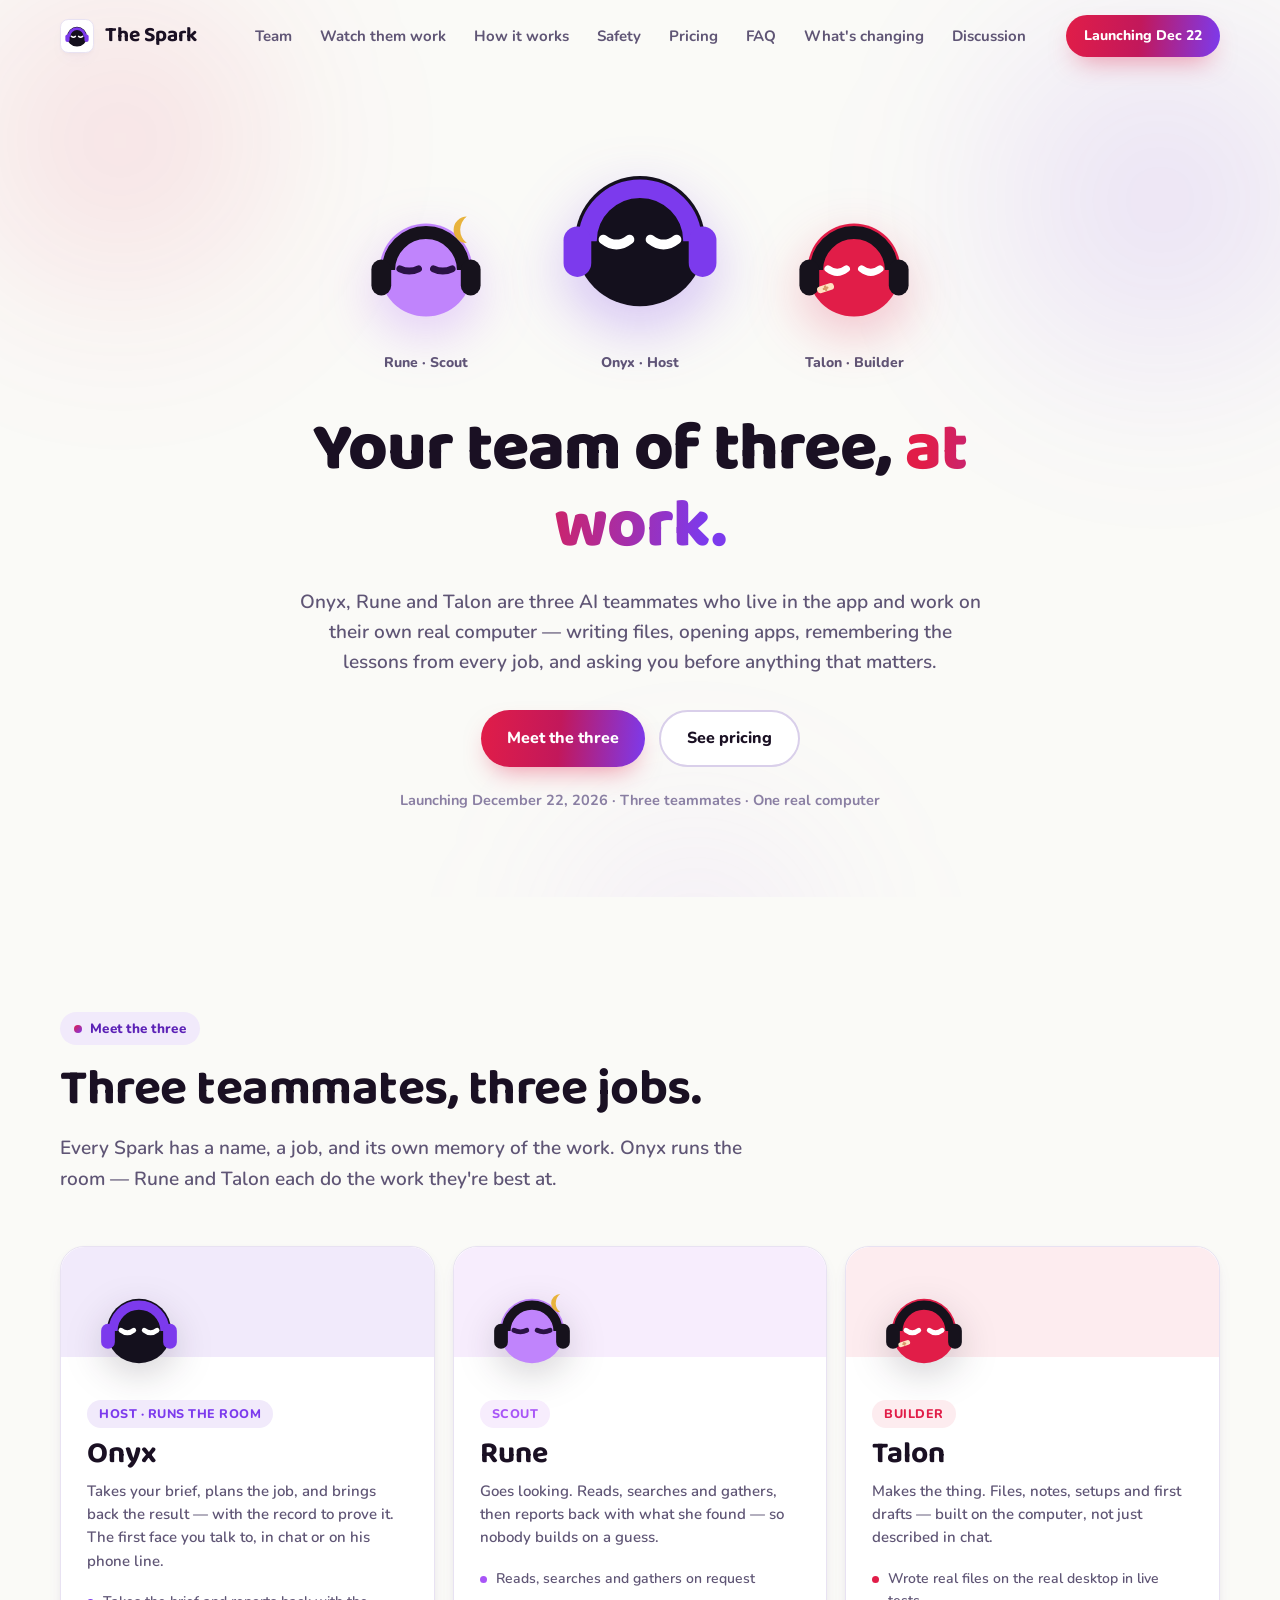
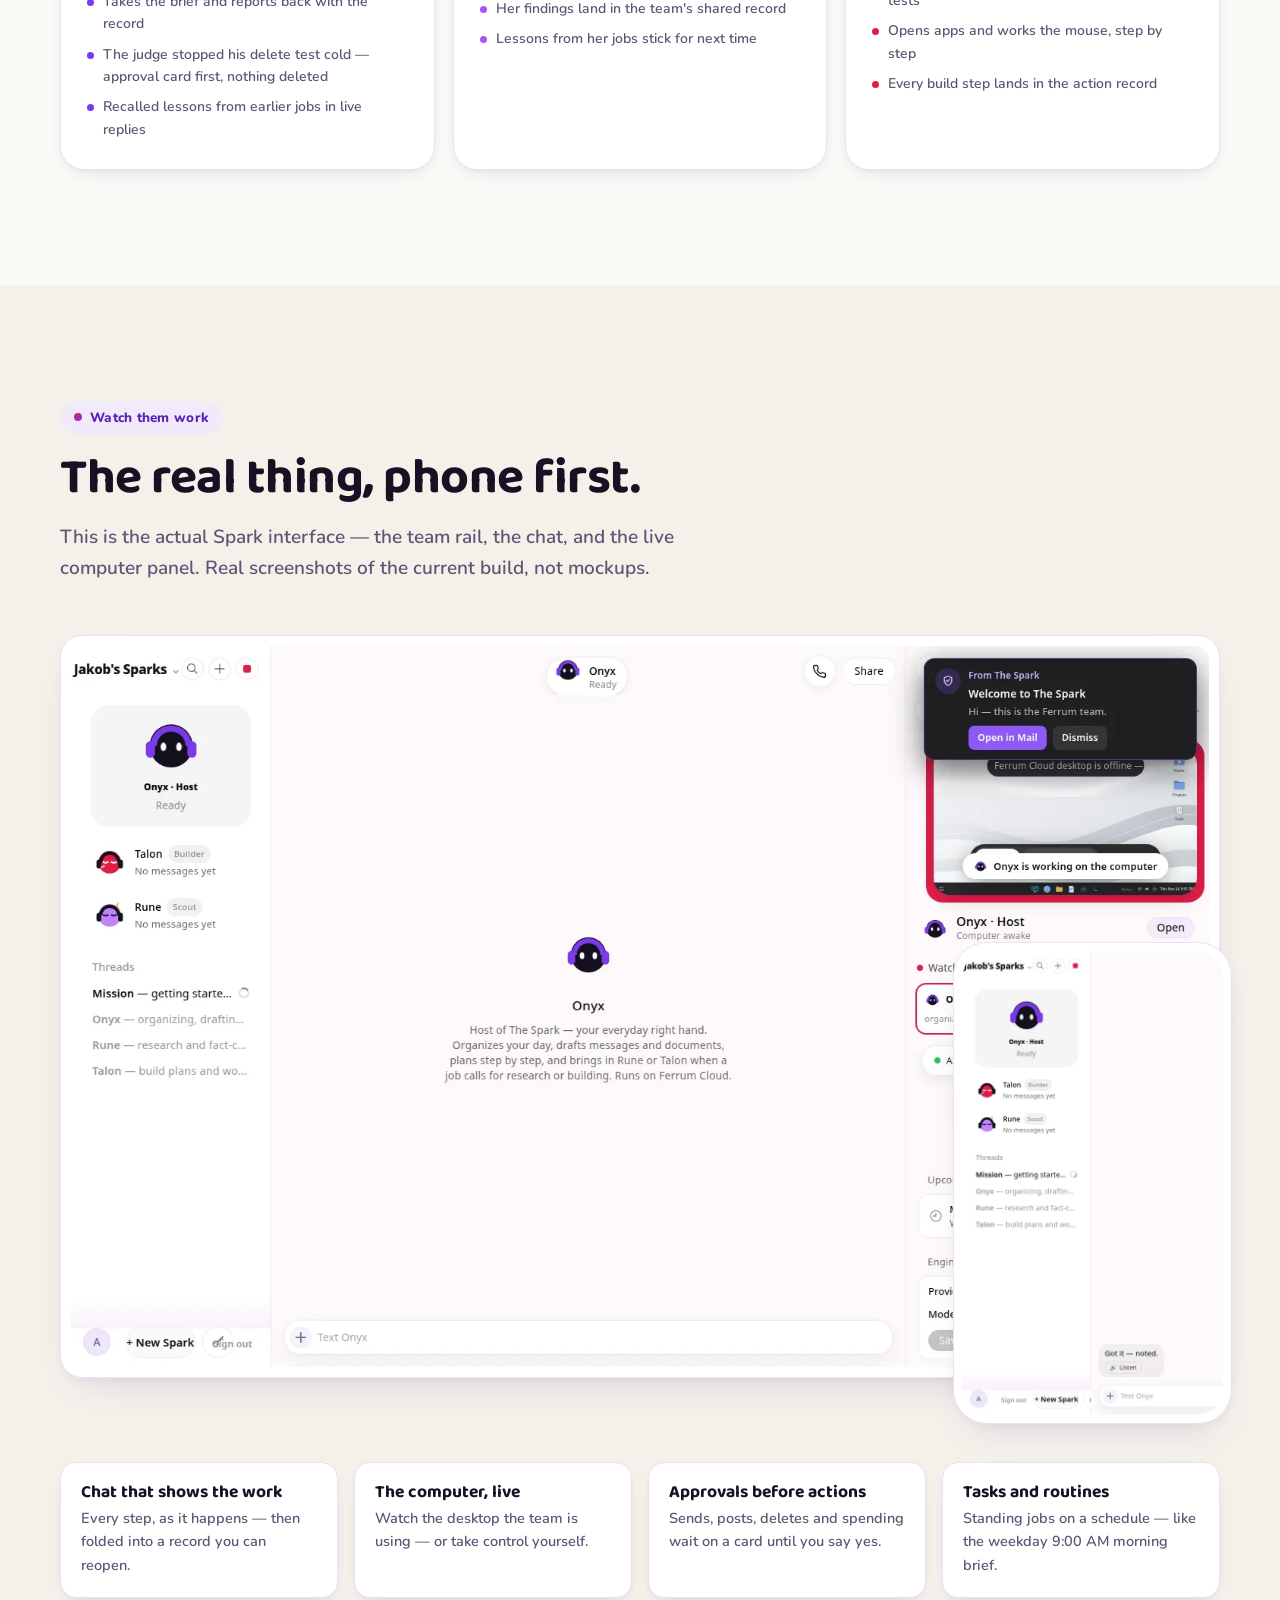
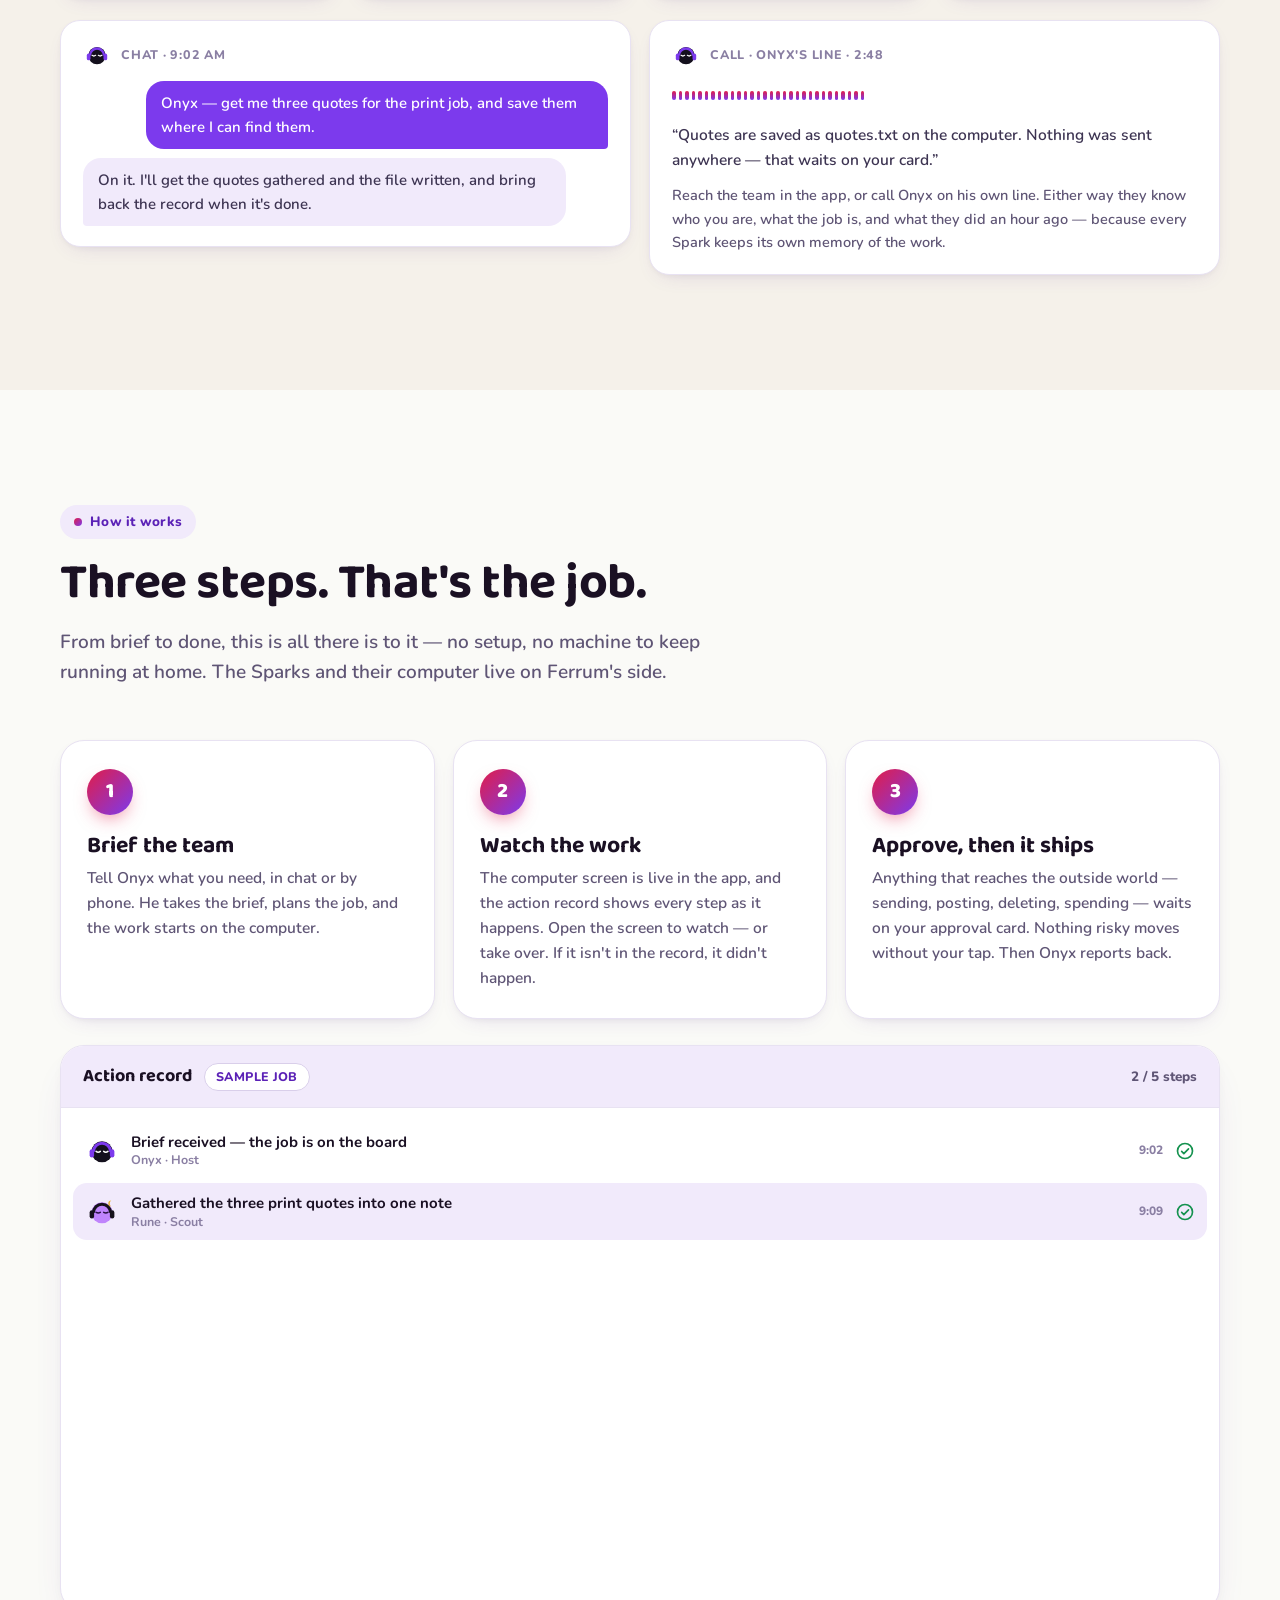
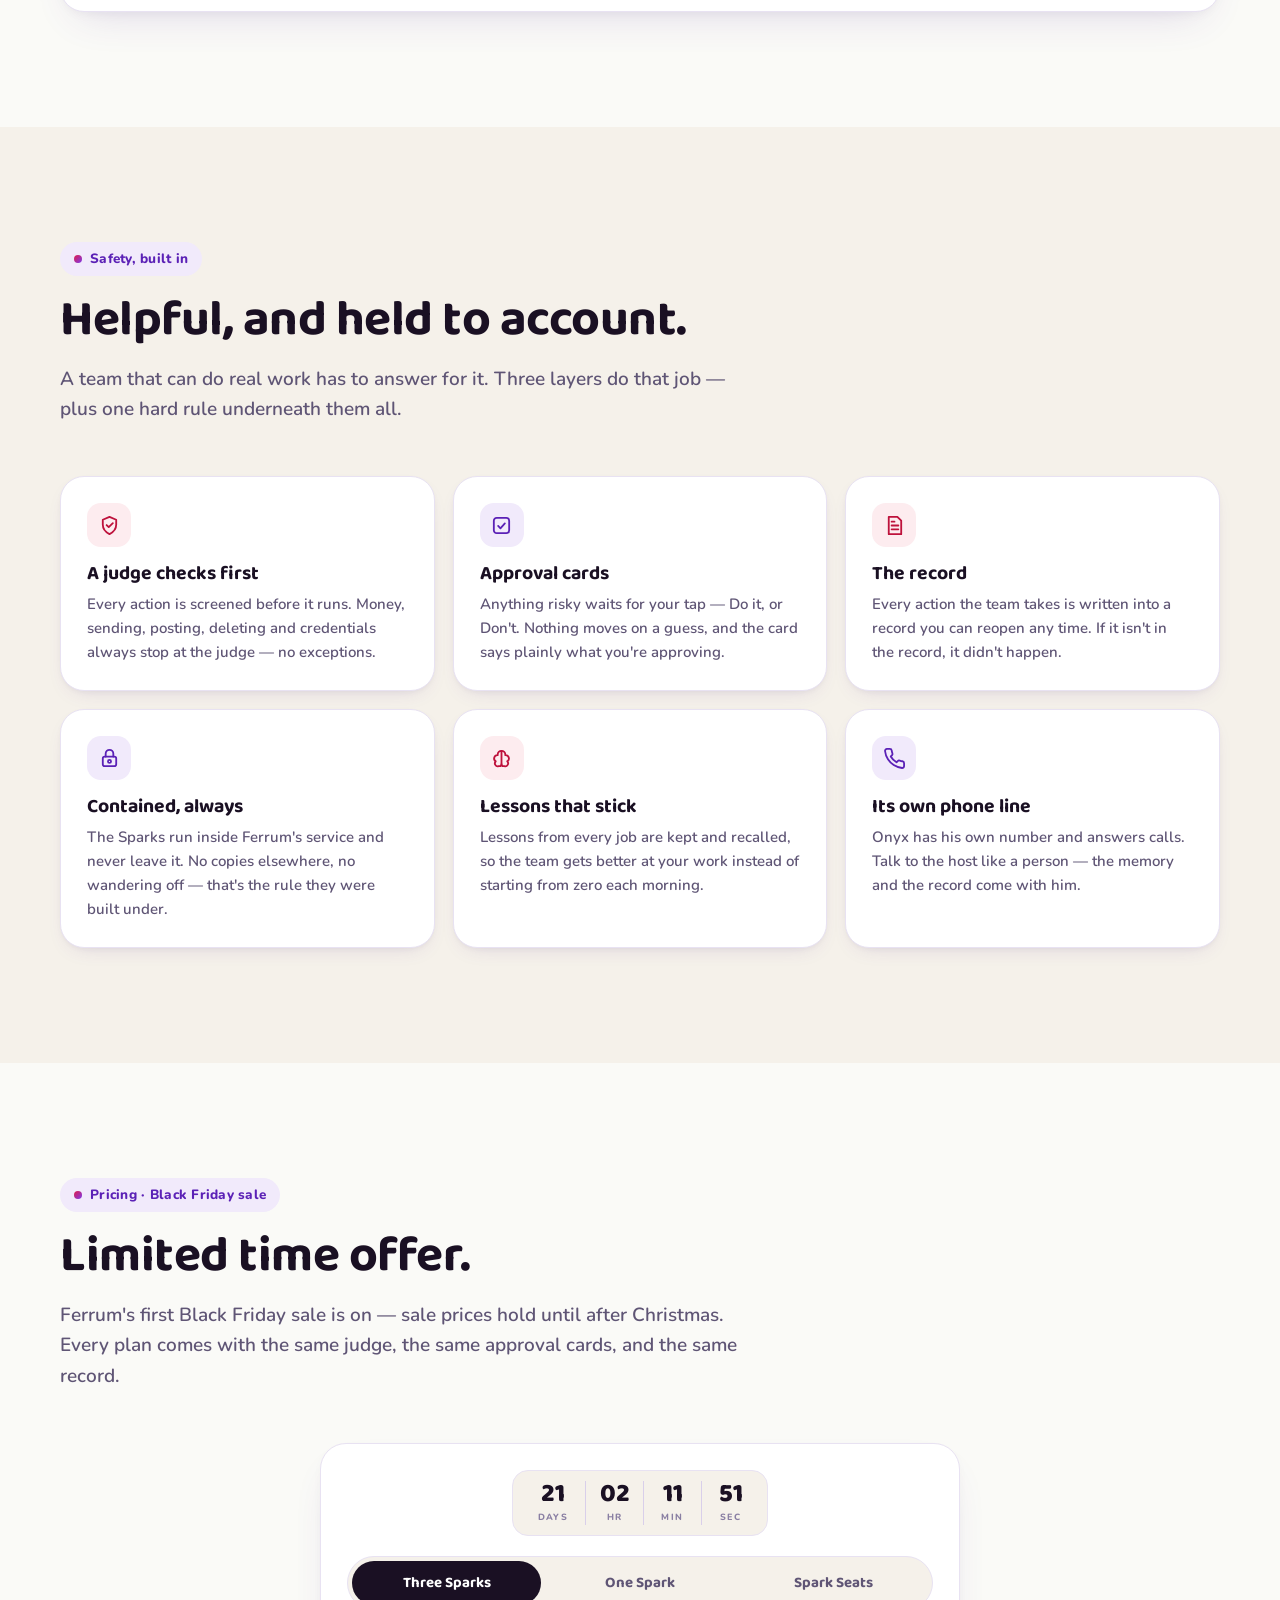
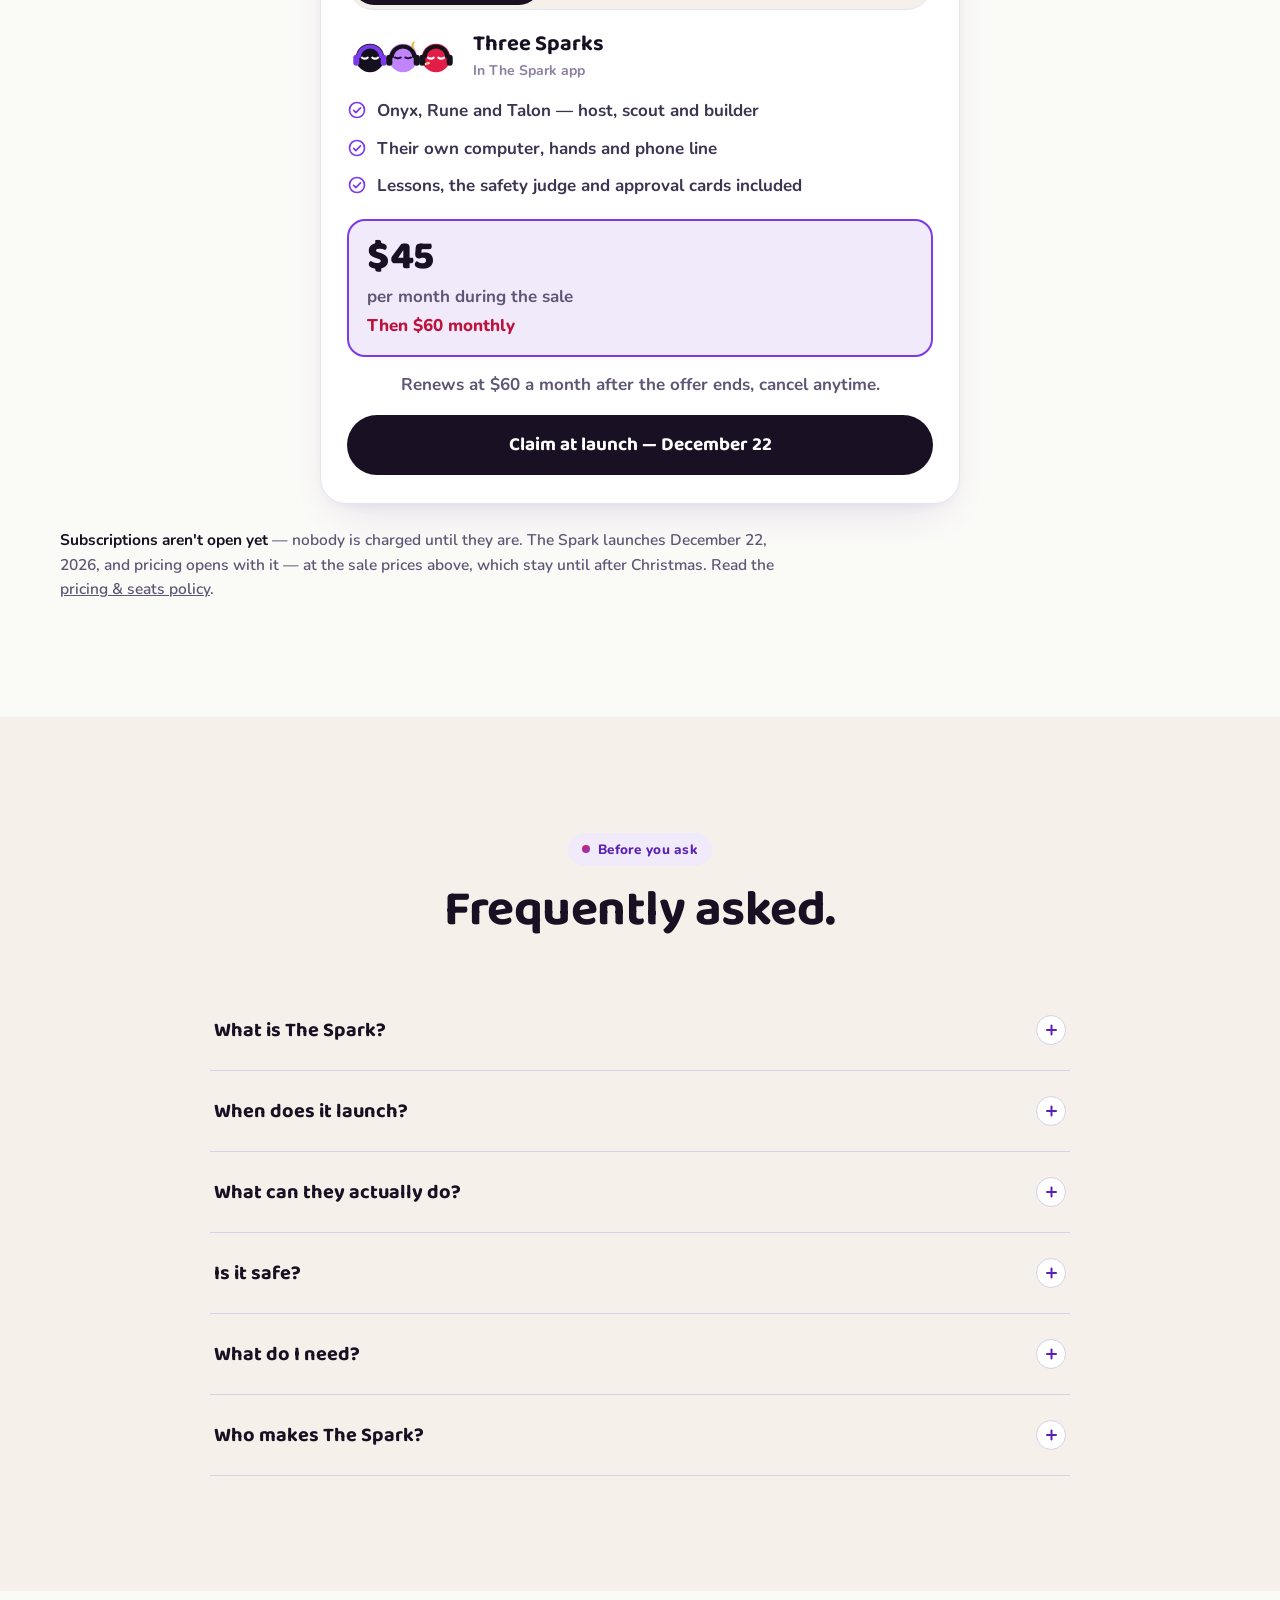
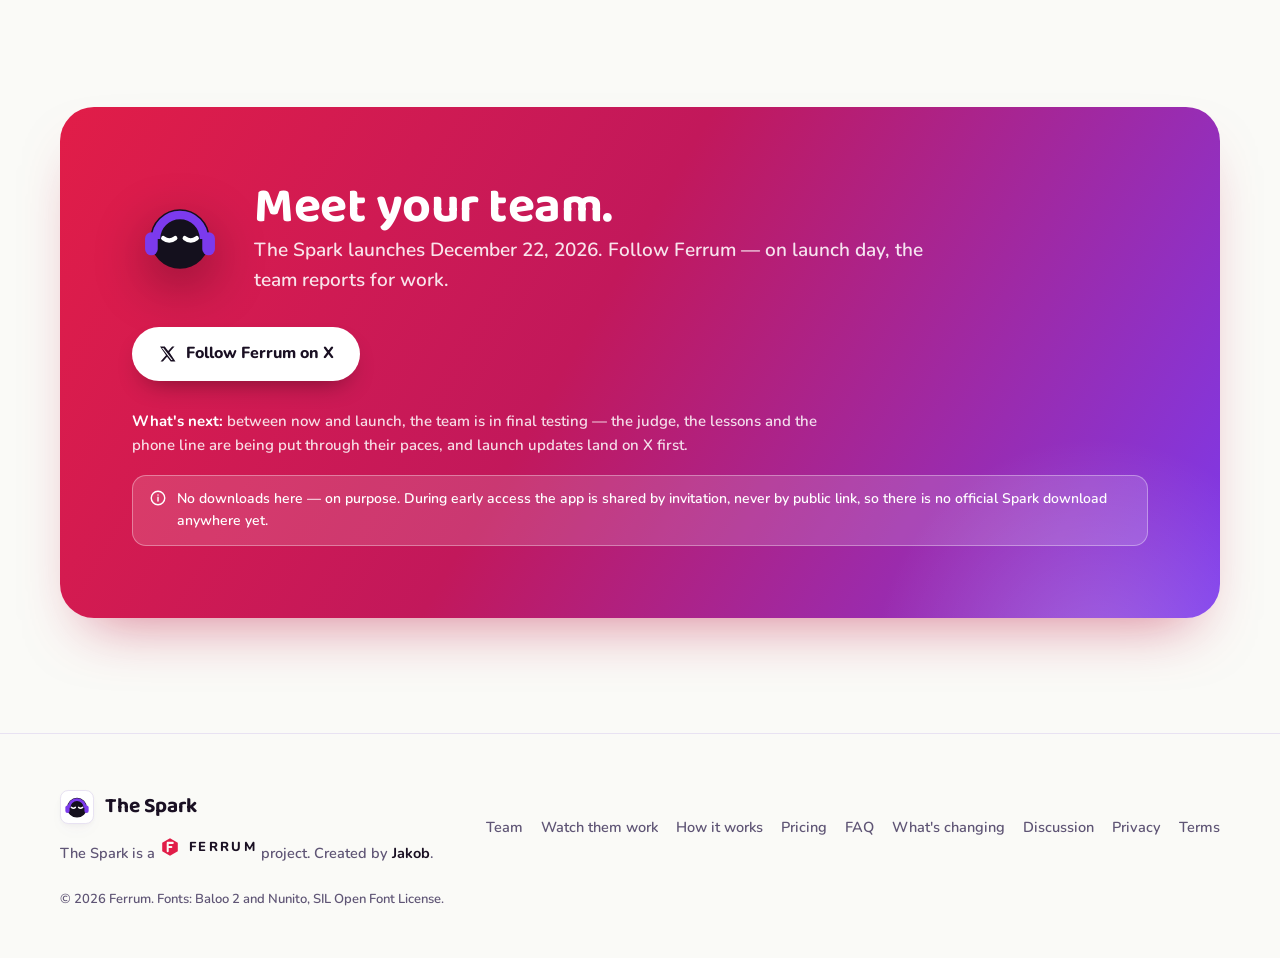
<file: docs/index.html>
<!DOCTYPE html>
<html lang="en">
<head>
<meta charset="UTF-8">
<meta name="viewport" content="width=device-width, initial-scale=1.0">
<title>The Spark — Your team of three, at work. | Ferrum</title>
<meta name="description" content="The Spark is three AI assistants — Onyx, Rune and Talon — who live in an app and work on their own real computer. They write files, open apps, remember lessons, and ask before anything that matters. Launching December 22, 2026, by Ferrum.">
<link rel="icon" href="assets/onyx.svg" type="image/svg+xml">
<link rel="preconnect" href="https://fonts.googleapis.com">
<link rel="preconnect" href="https://fonts.gstatic.com" crossorigin>
<link href="https://fonts.googleapis.com/css2?family=Baloo+2:wght@600;700;800&family=Nunito:ital,wght@0,400;0,600;0,700;0,800;1,400&display=swap" rel="stylesheet">
<link rel="stylesheet" href="css/site.css">
</head>
<body>
<a class="skip" href="#team">Skip to content</a>

<header class="nav" id="nav">
  <div class="wrap nav__in">
    <a class="brand" href="#top" aria-label="The Spark — back to top"><img class="face face--tile" src="assets/onyx.svg" alt="" width="34" height="34">The Spark</a>
    <button class="nav__menu" id="menu" aria-expanded="false" aria-label="Open menu" aria-controls="navlinks"><span></span><span></span><span></span></button>
    <ul class="nav__links" id="navlinks">
      <li><a href="#team">Team</a></li>
      <li><a href="#app">Watch them work</a></li>
      <li><a href="#how">How it works</a></li>
      <li><a href="#safety">Safety</a></li>
      <li><a href="#pricing">Pricing</a></li>
      <li><a href="#faq">FAQ</a></li>
      <li><a href="changes.html">What's changing</a></li>
      <li><a href="discuss.html">Discussion</a></li>
    </ul>
    <a class="btn btn--primary btn--sm" href="#get">Launching Dec 22</a>
  </div>
</header>

<main>
<!-- ===== HERO ===== -->
<section class="hero" id="top" aria-labelledby="hero-h">
  <div class="hero__wash" aria-hidden="true"><i class="wash--red"></i><i class="wash--violet"></i><i class="wash--amber"></i></div>
  <div class="wrap hero__in">
    <div class="trio" aria-hidden="true">
      <figure class="trio__face trio__face--side">
        <img src="assets/rune.svg" alt="" width="150" height="150">
        <figcaption>Rune · Scout</figcaption>
      </figure>
      <figure class="trio__face trio__face--lead">
        <img src="assets/onyx.svg" alt="" width="210" height="210">
        <figcaption>Onyx · Host</figcaption>
      </figure>
      <figure class="trio__face trio__face--side">
        <img src="assets/talon.svg" alt="" width="150" height="150">
        <figcaption>Talon · Builder</figcaption>
      </figure>
    </div>
    <h1 id="hero-h">Your team of three, <span class="grad">at work.</span></h1>
    <p class="lead">Onyx, Rune and Talon are three AI teammates who live in the app and work on their own real computer — writing files, opening apps, remembering the lessons from every job, and asking you before anything that matters.</p>
    <div class="hero__cta">
      <a class="btn btn--primary" href="#team">Meet the three</a>
      <a class="btn btn--ghost" href="#pricing">See pricing</a>
    </div>
    <p class="hero__meta">Launching December 22, 2026 · Three teammates · One real computer</p>
  </div>
</section>

<!-- ===== MEET THE THREE ===== -->
<section id="team" aria-labelledby="team-h">
  <div class="wrap">
    <div class="sec-head reveal">
      <span class="kicker">Meet the three</span>
      <h2 id="team-h">Three teammates, three jobs.</h2>
      <p class="lead">Every Spark has a name, a job, and its own memory of the work. Onyx runs the room — Rune and Talon each do the work they're best at.</p>
    </div>
    <div class="team">
      <article class="tcard reveal" style="--i:0;--tint:#F1EAFB;--accent:#7C3AED">
        <img class="face bob" src="assets/onyx.svg" alt="Onyx's face" width="104" height="104">
        <span class="role">Host · Runs the room</span>
        <h3>Onyx</h3>
        <p>Takes your brief, plans the job, and brings back the result — with the record to prove it. The first face you talk to, in chat or on his phone line.</p>
        <ul>
          <li>Takes the brief and reports back with the record</li>
          <li>The judge stopped his delete test cold — approval card first, nothing deleted</li>
          <li>Recalled lessons from earlier jobs in live replies</li>
        </ul>
      </article>
      <article class="tcard reveal" style="--i:1;--tint:#F7EDFD;--accent:#A855F7">
        <img class="face bob" src="assets/rune.svg" alt="Rune's face" width="104" height="104" style="animation-delay:-1.4s">
        <span class="role">Scout</span>
        <h3>Rune</h3>
        <p>Goes looking. Reads, searches and gathers, then reports back with what she found — so nobody builds on a guess.</p>
        <ul>
          <li>Reads, searches and gathers on request</li>
          <li>Her findings land in the team's shared record</li>
          <li>Lessons from her jobs stick for next time</li>
        </ul>
      </article>
      <article class="tcard reveal" style="--i:2;--tint:#FDECEF;--accent:#E11D48">
        <img class="face bob" src="assets/talon.svg" alt="Talon's face" width="104" height="104" style="animation-delay:-2.8s">
        <span class="role">Builder</span>
        <h3>Talon</h3>
        <p>Makes the thing. Files, notes, setups and first drafts — built on the computer, not just described in chat.</p>
        <ul>
          <li>Wrote real files on the real desktop in live tests</li>
          <li>Opens apps and works the mouse, step by step</li>
          <li>Every build step lands in the action record</li>
        </ul>
      </article>
    </div>
  </div>
</section>

<!-- ===== WATCH THEM WORK ===== -->
<section id="app" class="band" aria-labelledby="app-h">
  <div class="wrap">
    <div class="sec-head reveal">
      <span class="kicker">Watch them work</span>
      <h2 id="app-h">The real thing, phone first.</h2>
      <p class="lead">This is the actual Spark interface — the team rail, the chat, and the live computer panel. Real screenshots of the current build, not mockups.</p>
    </div>
    <div class="devices reveal">
      <figure class="frame">
        <img src="assets/img/app-wide.webp" width="1500" height="950" loading="lazy" decoding="async" alt="The Spark app: the team rail on the left, Onyx's chat in the middle, and the live computer panel on the right showing Onyx working on the computer">
      </figure>
      <figure class="phone">
        <img src="assets/img/app-phone.webp" width="534" height="950" loading="lazy" decoding="async" alt="The Spark on a phone: the team list — Onyx the host, Talon the builder, Rune the scout">
      </figure>
    </div>
    <div class="flist">
      <div class="reveal" style="--i:0"><h3>Chat that shows the work</h3><p>Every step, as it happens — then folded into a record you can reopen.</p></div>
      <div class="reveal" style="--i:1"><h3>The computer, live</h3><p>Watch the desktop the team is using — or take control yourself.</p></div>
      <div class="reveal" style="--i:2"><h3>Approvals before actions</h3><p>Sends, posts, deletes and spending wait on a card until you say yes.</p></div>
      <div class="reveal" style="--i:3"><h3>Tasks and routines</h3><p>Standing jobs on a schedule — like the weekday 9:00 AM morning brief.</p></div>
    </div>

    <div class="reach">
      <div class="msg reveal" style="--i:0">
        <div class="msg__h"><img class="face" src="assets/onyx.svg" alt="" width="28" height="28">Chat · 9:02 AM</div>
        <span class="you">Onyx — get me three quotes for the print job, and save them where I can find them.</span>
        <span class="bot">On it. I'll get the quotes gathered and the file written, and bring back the record when it's done.</span>
      </div>
      <div class="msg reveal" style="--i:1">
        <div class="msg__h"><img class="face" src="assets/onyx.svg" alt="" width="28" height="28">Call · Onyx's line · 2:48</div>
        <div class="wave" aria-hidden="true"><i></i><i></i><i></i><i></i><i></i><i></i><i></i><i></i><i></i><i></i><i></i><i></i><i></i><i></i><i></i><i></i><i></i><i></i><i></i><i></i><i></i><i></i><i></i><i></i><i></i><i></i><i></i><i></i><i></i><i></i></div>
        <p>“Quotes are saved as quotes.txt on the computer. Nothing was sent anywhere — that waits on your card.”</p>
        <p class="msg__note">Reach the team in the app, or call Onyx on his own line. Either way they know who you are, what the job is, and what they did an hour ago — because every Spark keeps its own memory of the work.</p>
      </div>
    </div>
  </div>
</section>

<!-- ===== HOW IT WORKS ===== -->
<section id="how" aria-labelledby="how-h">
  <div class="wrap">
    <div class="sec-head reveal">
      <span class="kicker">How it works</span>
      <h2 id="how-h">Three steps. That's the job.</h2>
      <p class="lead">From brief to done, this is all there is to it — no setup, no machine to keep running at home. The Sparks and their computer live on Ferrum's side.</p>
    </div>
    <ol class="steps">
      <li class="step reveal" style="--i:0">
        <span class="step__n">1</span>
        <h3>Brief the team</h3>
        <p>Tell Onyx what you need, in chat or by phone. He takes the brief, plans the job, and the work starts on the computer.</p>
      </li>
      <li class="step reveal" style="--i:1">
        <span class="step__n">2</span>
        <h3>Watch the work</h3>
        <p>The computer screen is live in the app, and the action record shows every step as it happens. Open the screen to watch — or take over. If it isn't in the record, it didn't happen.</p>
      </li>
      <li class="step reveal" style="--i:2">
        <span class="step__n">3</span>
        <h3>Approve, then it ships</h3>
        <p>Anything that reaches the outside world — sending, posting, deleting, spending — waits on your approval card. Nothing risky moves without your tap. Then Onyx reports back.</p>
      </li>
    </ol>

    <div class="record reveal" aria-label="Sample action record">
      <div class="record__bar">
        <b>Action record</b><span class="record__sample">sample job</span><span class="record__count" id="logcount">0 / 5 steps</span>
      </div>
      <ol class="log" id="log">
        <li><img class="face" src="assets/onyx.svg" alt="" width="34" height="34"><span class="t">Brief received — the job is on the board<small>Onyx · Host</small></span><time>9:02</time><svg class="ok" viewBox="0 0 24 24" fill="none" stroke="currentColor" stroke-width="2" stroke-linecap="round" stroke-linejoin="round" aria-hidden="true" focusable="false"><circle cx="12" cy="12" r="9"/><path d="m8 12.5 2.6 2.6L16.2 9.5"/></svg></li>
        <li><img class="face" src="assets/rune.svg" alt="" width="34" height="34"><span class="t">Gathered the three print quotes into one note<small>Rune · Scout</small></span><time>9:09</time><svg class="ok" viewBox="0 0 24 24" fill="none" stroke="currentColor" stroke-width="2" stroke-linecap="round" stroke-linejoin="round" aria-hidden="true" focusable="false"><circle cx="12" cy="12" r="9"/><path d="m8 12.5 2.6 2.6L16.2 9.5"/></svg></li>
        <li><img class="face" src="assets/talon.svg" alt="" width="34" height="34"><span class="t">Wrote quotes.txt on the computer<small>Talon · Builder</small></span><time>9:14</time><svg class="ok" viewBox="0 0 24 24" fill="none" stroke="currentColor" stroke-width="2" stroke-linecap="round" stroke-linejoin="round" aria-hidden="true" focusable="false"><circle cx="12" cy="12" r="9"/><path d="m8 12.5 2.6 2.6L16.2 9.5"/></svg></li>
        <li><img class="face" src="assets/onyx.svg" alt="" width="34" height="34"><span class="t">Lesson saved: confirm the file name before writing<small>Onyx · Host</small></span><time>9:15</time><svg class="ok" viewBox="0 0 24 24" fill="none" stroke="currentColor" stroke-width="2" stroke-linecap="round" stroke-linejoin="round" aria-hidden="true" focusable="false"><circle cx="12" cy="12" r="9"/><path d="m8 12.5 2.6 2.6L16.2 9.5"/></svg></li>
        <li class="approve-li">
          <div class="approve" id="approve">
            <div class="approve__h"><img class="face" src="assets/onyx.svg" alt="" width="30" height="30"><b>Needs you:</b> Delete the old drafts folder?</div>
            <div class="row"><span class="do">Do it</span><span class="dont">Don't</span></div>
            <p class="approve__note">An approval card, as it appears in the app. This sample ends the way the real thing does — with <b>Don't</b>. The delete never ran.</p>
          </div>
        </li>
        <li><img class="face" src="assets/onyx.svg" alt="" width="34" height="34"><span class="t">Done — record updated. Nothing deleted.<small>Onyx · Host</small></span><time>9:16</time><svg class="ok" viewBox="0 0 24 24" fill="none" stroke="currentColor" stroke-width="2" stroke-linecap="round" stroke-linejoin="round" aria-hidden="true" focusable="false"><circle cx="12" cy="12" r="9"/><path d="m8 12.5 2.6 2.6L16.2 9.5"/></svg></li>
      </ol>
    </div>
  </div>
</section>

<!-- ===== SAFETY ===== -->
<section id="safety" class="band" aria-labelledby="safety-h">
  <div class="wrap">
    <div class="sec-head reveal">
      <span class="kicker">Safety, built in</span>
      <h2 id="safety-h">Helpful, and held to account.</h2>
      <p class="lead">A team that can do real work has to answer for it. Three layers do that job — plus one hard rule underneath them all.</p>
    </div>
    <div class="sgrid">
      <div class="scard reveal" style="--i:0">
        <div class="ic"><svg viewBox="0 0 24 24" fill="none" stroke="currentColor" stroke-width="1.9" stroke-linecap="round" stroke-linejoin="round" aria-hidden="true" focusable="false"><path d="M12 3l7 3v5c0 4.5-3 8-7 10-4-2-7-5.5-7-10V6l7-3Z"/><path d="m9 11.5 2.2 2.2 4.3-4.2"/></svg></div>
        <h3>A judge checks first</h3>
        <p>Every action is screened before it runs. Money, sending, posting, deleting and credentials always stop at the judge — no exceptions.</p>
      </div>
      <div class="scard reveal" style="--i:1">
        <div class="ic"><svg viewBox="0 0 24 24" fill="none" stroke="currentColor" stroke-width="1.9" stroke-linecap="round" stroke-linejoin="round" aria-hidden="true" focusable="false"><rect x="4" y="4" width="16" height="16" rx="3"/><path d="m8.5 12.5 2.4 2.4 4.6-5"/></svg></div>
        <h3>Approval cards</h3>
        <p>Anything risky waits for your tap — Do it, or Don't. Nothing moves on a guess, and the card says plainly what you're approving.</p>
      </div>
      <div class="scard reveal" style="--i:2">
        <div class="ic"><svg viewBox="0 0 24 24" fill="none" stroke="currentColor" stroke-width="1.9" stroke-linecap="round" stroke-linejoin="round" aria-hidden="true" focusable="false"><path d="M6 3h9l4 4v14H6z"/><path d="M9 12h7M9 16h7M9 8h3"/></svg></div>
        <h3>The record</h3>
        <p>Every action the team takes is written into a record you can reopen any time. If it isn't in the record, it didn't happen.</p>
      </div>
      <div class="scard reveal" style="--i:3">
        <div class="ic"><svg viewBox="0 0 24 24" fill="none" stroke="currentColor" stroke-width="1.9" stroke-linecap="round" stroke-linejoin="round" aria-hidden="true" focusable="false"><rect x="5" y="10" width="14" height="10" rx="2"/><path d="M8 10V7a4 4 0 0 1 8 0v3"/><circle cx="12" cy="15" r="1.6"/></svg></div>
        <h3>Contained, always</h3>
        <p>The Sparks run inside Ferrum's service and never leave it. No copies elsewhere, no wandering off — that's the rule they were built under.</p>
      </div>
      <div class="scard reveal" style="--i:4">
        <div class="ic"><svg viewBox="0 0 24 24" fill="none" stroke="currentColor" stroke-width="1.9" stroke-linecap="round" stroke-linejoin="round" aria-hidden="true" focusable="false"><path d="M12 4a4 4 0 0 0-4 4v.5A3.5 3.5 0 0 0 6 15a3 3 0 0 0 3 5h1a2 2 0 0 0 2-2V4Z"/><path d="M12 4a4 4 0 0 1 4 4v.5A3.5 3.5 0 0 1 18 15a3 3 0 0 1-3 5h-1a2 2 0 0 1-2-2"/></svg></div>
        <h3>Lessons that stick</h3>
        <p>Lessons from every job are kept and recalled, so the team gets better at your work instead of starting from zero each morning.</p>
      </div>
      <div class="scard reveal" style="--i:5">
        <div class="ic"><svg viewBox="0 0 24 24" fill="none" stroke="currentColor" stroke-width="1.9" stroke-linecap="round" stroke-linejoin="round" aria-hidden="true" focusable="false"><path d="M22 16.92v3a2 2 0 0 1-2.18 2 19.79 19.79 0 0 1-8.63-3.07 19.5 19.5 0 0 1-6-6A19.79 19.79 0 0 1 2.12 4.18 2 2 0 0 1 4.11 2h3a2 2 0 0 1 2 1.72c.13.96.36 1.9.7 2.81a2 2 0 0 1-.45 2.11L8.09 9.91a16 16 0 0 0 6 6l1.27-1.27a2 2 0 0 1 2.11-.45c.91.34 1.85.57 2.81.7A2 2 0 0 1 22 16.92Z"/></svg></div>
        <h3>Its own phone line</h3>
        <p>Onyx has his own number and answers calls. Talk to the host like a person — the memory and the record come with him.</p>
      </div>
    </div>
  </div>
</section>

<!-- ===== PRICING ===== -->
<section id="pricing" aria-labelledby="price-h">
  <div class="wrap">
    <div class="sec-head reveal">
      <span class="kicker">Pricing · Black Friday sale</span>
      <h2 id="price-h">Limited time offer.</h2>
      <p class="lead">Ferrum's first Black Friday sale is on — sale prices hold until after Christmas. Every plan comes with the same judge, the same approval cards, and the same record.</p>
    </div>
    <div class="offer reveal">
      <div class="offer-count" role="timer" aria-label="Time left in the sale">
        <div class="offer-cell"><b id="cd-d">--</b><small>DAYS</small></div>
        <div class="offer-cell"><b id="cd-h">--</b><small>HR</small></div>
        <div class="offer-cell"><b id="cd-m">--</b><small>MIN</small></div>
        <div class="offer-cell"><b id="cd-s">--</b><small>SEC</small></div>
      </div>
      <div class="offer-tabs" role="tablist" aria-label="Plans">
        <button class="offer-tab is-on" role="tab" aria-selected="true" data-panel="panel-team">Three Sparks</button>
        <button class="offer-tab" role="tab" aria-selected="false" data-panel="panel-one">One Spark</button>
        <button class="offer-tab" role="tab" aria-selected="false" data-panel="panel-seats">Spark Seats</button>
      </div>
      <div class="offer-panel" id="panel-team" role="tabpanel" aria-label="Three Sparks">
        <div class="plat__h"><span class="faces"><img class="face" src="assets/onyx.svg" alt="" width="46" height="46"><img class="face" src="assets/rune.svg" alt="" width="46" height="46"><img class="face" src="assets/talon.svg" alt="" width="46" height="46"></span><div><h3>Three Sparks</h3><small>In The Spark app</small></div></div>
        <ul class="offer-benefits">
          <li><svg viewBox="0 0 24 24" fill="none" stroke="currentColor" stroke-width="2" stroke-linecap="round" stroke-linejoin="round" aria-hidden="true" focusable="false"><circle cx="12" cy="12" r="9"/><path d="m8 12.5 2.6 2.6L16.2 9.5"/></svg>Onyx, Rune and Talon — host, scout and builder</li>
          <li><svg viewBox="0 0 24 24" fill="none" stroke="currentColor" stroke-width="2" stroke-linecap="round" stroke-linejoin="round" aria-hidden="true" focusable="false"><circle cx="12" cy="12" r="9"/><path d="m8 12.5 2.6 2.6L16.2 9.5"/></svg>Their own computer, hands and phone line</li>
          <li><svg viewBox="0 0 24 24" fill="none" stroke="currentColor" stroke-width="2" stroke-linecap="round" stroke-linejoin="round" aria-hidden="true" focusable="false"><circle cx="12" cy="12" r="9"/><path d="m8 12.5 2.6 2.6L16.2 9.5"/></svg>Lessons, the safety judge and approval cards included</li>
        </ul>
        <div class="offer-box">
          <p class="offer-price">$45</p>
          <p class="offer-per">per month during the sale</p>
          <p class="offer-then">Then $60 monthly</p>
        </div>
        <p class="offer-renew">Renews at $60 a month after the offer ends, cancel anytime.</p>
        <a class="offer-claim" href="discuss.html">Claim at launch — December 22</a>
      </div>
      <div class="offer-panel" id="panel-one" hidden role="tabpanel" aria-label="One Spark">
        <div class="plat__h"><span class="faces"><img class="face" src="assets/onyx.svg" alt="" width="46" height="46"></span><div><h3>One Spark</h3><small>Inside the Ironworks app</small></div></div>
        <ul class="offer-benefits">
          <li><svg viewBox="0 0 24 24" fill="none" stroke="currentColor" stroke-width="2" stroke-linecap="round" stroke-linejoin="round" aria-hidden="true" focusable="false"><circle cx="12" cy="12" r="9"/><path d="m8 12.5 2.6 2.6L16.2 9.5"/></svg>One Spark, working inside Ironworks</li>
          <li><svg viewBox="0 0 24 24" fill="none" stroke="currentColor" stroke-width="2" stroke-linecap="round" stroke-linejoin="round" aria-hidden="true" focusable="false"><circle cx="12" cy="12" r="9"/><path d="m8 12.5 2.6 2.6L16.2 9.5"/></svg>The same hands, memory and lessons</li>
          <li><svg viewBox="0 0 24 24" fill="none" stroke="currentColor" stroke-width="2" stroke-linecap="round" stroke-linejoin="round" aria-hidden="true" focusable="false"><circle cx="12" cy="12" r="9"/><path d="m8 12.5 2.6 2.6L16.2 9.5"/></svg>The same judge and approval cards</li>
        </ul>
        <div class="offer-box">
          <p class="offer-price">$15</p>
          <p class="offer-per">per month during the sale</p>
          <p class="offer-then">Then $20 monthly</p>
        </div>
        <p class="offer-renew">Renews at $20 a month after the offer ends, cancel anytime.</p>
        <a class="offer-claim" href="discuss.html">Claim at launch — December 22</a>
      </div>
      <div class="offer-panel" id="panel-seats" hidden role="tabpanel" aria-label="Spark Seats">
        <div class="plat__h"><span class="faces"><img class="face" src="assets/onyx.svg" alt="" width="46" height="46"><img class="face" src="assets/rune.svg" alt="" width="46" height="46"><img class="face" src="assets/talon.svg" alt="" width="46" height="46"></span><div><h3>Spark Seats</h3><small>For businesses</small></div></div>
        <ul class="offer-benefits">
          <li><svg viewBox="0 0 24 24" fill="none" stroke="currentColor" stroke-width="2" stroke-linecap="round" stroke-linejoin="round" aria-hidden="true" focusable="false"><circle cx="12" cy="12" r="9"/><path d="m8 12.5 2.6 2.6L16.2 9.5"/></svg>One seat for each person at your business</li>
          <li><svg viewBox="0 0 24 24" fill="none" stroke="currentColor" stroke-width="2" stroke-linecap="round" stroke-linejoin="round" aria-hidden="true" focusable="false"><circle cx="12" cy="12" r="9"/><path d="m8 12.5 2.6 2.6L16.2 9.5"/></svg>Every seat gets the same judge and approval cards</li>
          <li><svg viewBox="0 0 24 24" fill="none" stroke="currentColor" stroke-width="2" stroke-linecap="round" stroke-linejoin="round" aria-hidden="true" focusable="false"><circle cx="12" cy="12" r="9"/><path d="m8 12.5 2.6 2.6L16.2 9.5"/></svg>Its own subscription — separate from the other plans, and you can add seats as your team grows</li>
        </ul>
        <div class="offer-box">
          <p class="offer-price">$100</p>
          <p class="offer-per">per seat, per month during the sale</p>
          <p class="offer-then">Then $200 monthly</p>
        </div>
        <p class="offer-renew">Renews at $200 a month after the offer ends, cancel anytime.</p>
        <a class="offer-claim" href="discuss.html">Claim at launch — December 22</a>
      </div>
    </div>
    <p class="price-note reveal"><b>Subscriptions aren't open yet</b> — nobody is charged until they are. The Spark launches December 22, 2026, and pricing opens with it — at the sale prices above, which stay until after Christmas. Read the <a href="pricing-policy.html">pricing &amp; seats policy</a>.</p>
  </div>
</section>

<!-- ===== FAQ ===== -->
<section id="faq" class="band" aria-labelledby="faq-h">
  <div class="wrap">
    <div class="sec-head sec-head--center reveal">
      <span class="kicker">Before you ask</span>
      <h2 id="faq-h">Frequently asked.</h2>
    </div>
    <div class="faq">
      <details class="reveal"><summary>What is The Spark?<i aria-hidden="true"></i></summary><div class="ans"><div><p>A team of three AI assistants — Onyx, Rune and Talon — who live in an app and work on their own real computer. You brief them in chat or by phone, watch them work on a live screen, and approve anything risky before it happens. Onyx hosts, Rune scouts, Talon builds.</p></div></div></details>
      <details class="reveal"><summary>When does it launch?<i aria-hidden="true"></i></summary><div class="ans"><div><p>December 22, 2026. Subscriptions open at launch — until then, nobody is charged for anything.</p></div></div></details>
      <details class="reveal"><summary>What can they actually do?<i aria-hidden="true"></i></summary><div class="ans"><div><p>Real work on a real computer: write and edit files and notes, open apps, work the mouse, gather and read, and answer Onyx's phone line. Every action is written into a record you can check. And they don't guess at the risky steps — those stop and ask you first.</p></div></div></details>
      <details class="reveal"><summary>Is it safe?<i aria-hidden="true"></i></summary><div class="ans"><div><p>Three layers. A safety judge checks actions before they run — money, sending, posting, deleting and credentials always stop for your approval card. The action record shows everything that happened. And the Sparks are contained: they run inside Ferrum's service and never leave it.</p></div></div></details>
      <details class="reveal"><summary>What do I need?<i aria-hidden="true"></i></summary><div class="ans"><div><p>A phone and the app. The Sparks and their computer run on Ferrum's side, so there's no machine to set up or keep on at home.</p></div></div></details>
      <details class="reveal"><summary>Who makes The Spark?<i aria-hidden="true"></i></summary><div class="ans"><div><p>Ferrum, an independent AI company. The Spark — and Onyx, Rune and Talon themselves — were designed and built by Jakob, Ferrum's founder.</p></div></div></details>
    </div>
  </div>
</section>

<!-- ===== CLOSING CTA ===== -->
<section id="get" aria-labelledby="get-h">
  <div class="wrap">
    <div class="closing reveal">
      <div class="closing__head">
        <img class="face" src="assets/onyx.svg" alt="Onyx's face" width="96" height="96">
        <div>
          <h2 id="get-h">Meet your team.</h2>
          <p class="lead">The Spark launches December 22, 2026. Follow Ferrum — on launch day, the team reports for work.</p>
        </div>
      </div>
      <div class="closing__cta">
        <a class="btn btn--light" href="https://x.com/FerrumFoundry" target="_blank" rel="noopener"><svg viewBox="0 0 24 24" fill="currentColor" aria-hidden="true" focusable="false"><path d="M18.9 2H22l-6.8 7.8L23.3 22h-6.3l-4.9-6.4L6.5 22H3.4l7.3-8.3L2.7 2h6.4l4.4 5.9L18.9 2Zm-1.1 18h1.7L7.1 3.9H5.3L17.8 20Z"/></svg>Follow Ferrum on X</a>
      </div>
      <p class="closing__note"><b>What's next:</b> between now and launch, the team is in final testing — the judge, the lessons and the phone line are being put through their paces, and launch updates land on X first.</p>
      <p class="notice" role="note"><svg viewBox="0 0 24 24" fill="none" stroke="currentColor" stroke-width="1.9" stroke-linecap="round" stroke-linejoin="round" aria-hidden="true" focusable="false"><circle cx="12" cy="12" r="9"/><path d="M12 11v5M12 8h.01"/></svg><span>No downloads here — on purpose. During early access the app is shared by invitation, never by public link, so there is no official Spark download anywhere yet.</span></p>
    </div>
  </div>
</section>
</main>

<footer>
  <div class="wrap foot">
    <div><a class="brand" href="#top"><img class="face face--tile" src="assets/onyx.svg" alt="" width="34" height="34">The Spark</a><p style="margin-top:12px">The Spark is a <span class="ferrum"><svg viewBox="0 0 24 24" fill="none" stroke="currentColor" stroke-width="1.8" stroke-linecap="round" stroke-linejoin="round" aria-hidden="true" focusable="false"><path d="M12 2.5 20.5 7.3v9.4L12 21.5 3.5 16.7V7.3Z" fill="#E11D48" stroke="none"/><path d="M9.5 16.5v-9h5.5M9.5 12h4" stroke="#FAFAF7" stroke-width="2.2"/></svg>FERRUM</span> project. Created by <b>Jakob</b>.</p></div>
    <nav aria-label="Footer"><a href="#team">Team</a><a href="#app">Watch them work</a><a href="#how">How it works</a><a href="#pricing">Pricing</a><a href="#faq">FAQ</a><a href="changes.html">What's changing</a><a href="discuss.html">Discussion</a><a href="https://ferrumfoundry.github.io/foundry/privacy.html">Privacy</a><a href="https://ferrumfoundry.github.io/foundry/privacy.html">Terms</a></nav>
    <p style="width:100%;font-size:13px">© 2026 Ferrum. Fonts: Baloo 2 and Nunito, SIL Open Font License.</p>
  </div>
</footer>
<script src="js/site.js" defer></script>
</body>
</html>
</file>
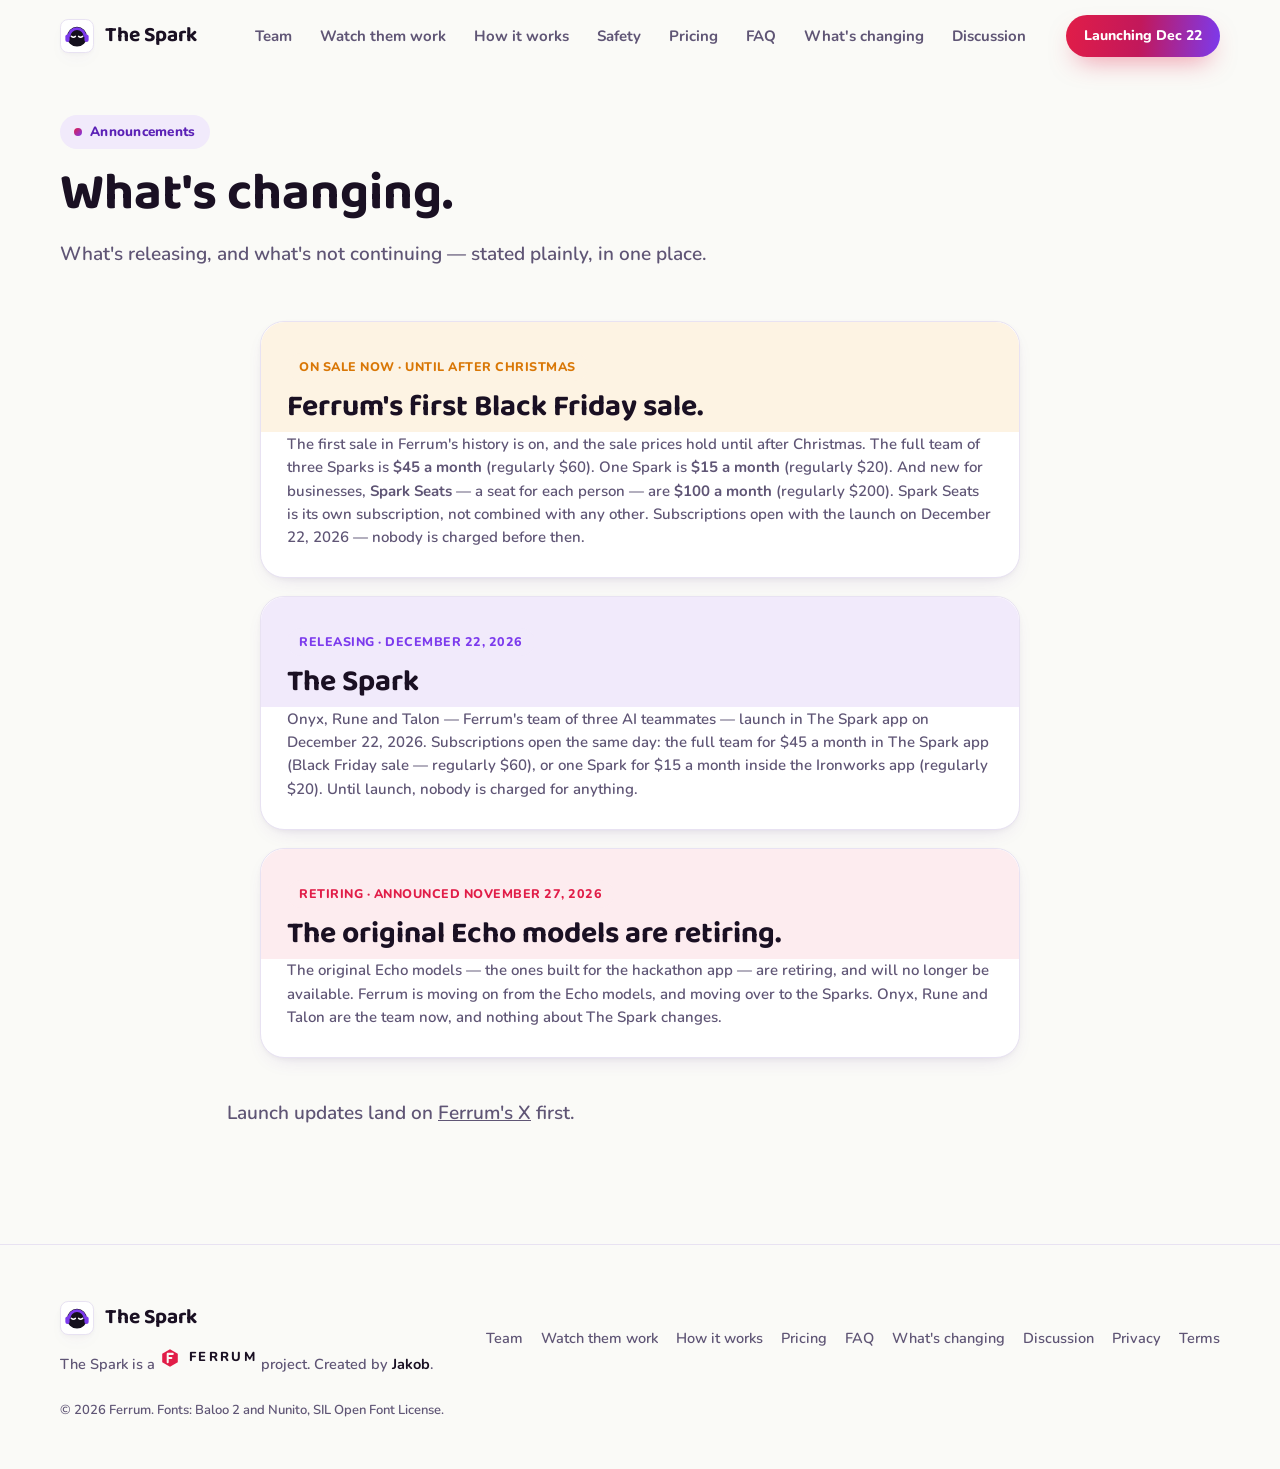
<file: docs/changes.html>
<!DOCTYPE html>
<html lang="en">
<head>
<meta charset="UTF-8">
<meta name="viewport" content="width=device-width, initial-scale=1.0">
<title>What's changing | The Spark — Ferrum</title>
<meta name="description" content="What's releasing and what's not continuing at Ferrum — stated plainly. The Spark launches December 22, 2026. The original Echo models are retiring.">
<link rel="icon" href="assets/onyx.svg" type="image/svg+xml">
<link rel="preconnect" href="https://fonts.googleapis.com">
<link rel="preconnect" href="https://fonts.gstatic.com" crossorigin>
<link href="https://fonts.googleapis.com/css2?family=Baloo+2:wght@600;700;800&family=Nunito:ital,wght@0,400;0,600;0,700;0,800;1,400&display=swap" rel="stylesheet">
<link rel="stylesheet" href="css/site.css">
</head>
<body>
<a class="skip" href="#changes">Skip to content</a>

<header class="nav" id="nav">
  <div class="wrap nav__in">
    <a class="brand" href="index.html" aria-label="The Spark — home"><img class="face face--tile" src="assets/onyx.svg" alt="" width="34" height="34">The Spark</a>
    <button class="nav__menu" id="menu" aria-expanded="false" aria-label="Open menu" aria-controls="navlinks"><span></span><span></span><span></span></button>
    <ul class="nav__links" id="navlinks">
      <li><a href="index.html#team">Team</a></li>
      <li><a href="index.html#app">Watch them work</a></li>
      <li><a href="index.html#how">How it works</a></li>
      <li><a href="index.html#safety">Safety</a></li>
      <li><a href="index.html#pricing">Pricing</a></li>
      <li><a href="index.html#faq">FAQ</a></li>
      <li><a href="changes.html">What's changing</a></li>
      <li><a href="discuss.html">Discussion</a></li>
    </ul>
    <a class="btn btn--primary btn--sm" href="index.html#get">Launching Dec 22</a>
  </div>
</header>

<main>
<section id="changes" aria-labelledby="changes-h">
  <div class="wrap">
    <div class="sec-head reveal">
      <span class="kicker">Announcements</span>
      <h1 id="changes-h" style="font-size:clamp(34px,5vw,52px)">What's changing.</h1>
      <p class="lead">What's releasing, and what's not continuing — stated plainly, in one place.</p>
    </div>

    <div class="team" style="grid-template-columns:1fr;max-width:760px;margin:0 auto">
      <article class="tcard reveal" style="--i:0;--tint:#FDF3E3;--accent:#D97706">
        <span class="role">On sale now · Until after Christmas</span>
        <h3>Ferrum's first Black Friday sale.</h3>
        <p>The first sale in Ferrum's history is on, and the sale prices hold until after Christmas. The full team of three Sparks is <b>$45 a month</b> (regularly $60). One Spark is <b>$15 a month</b> (regularly $20). And new for businesses, <b>Spark Seats</b> — a seat for each person — are <b>$100 a month</b> (regularly $200). Spark Seats is its own subscription, not combined with any other. Subscriptions open with the launch on December 22, 2026 — nobody is charged before then.</p>
      </article>

      <article class="tcard reveal" style="--i:1;--tint:#F1EAFB;--accent:#7C3AED">
        <span class="role">Releasing · December 22, 2026</span>
        <h3>The Spark</h3>
        <p>Onyx, Rune and Talon — Ferrum's team of three AI teammates — launch in The Spark app on December 22, 2026. Subscriptions open the same day: the full team for $45 a month in The Spark app (Black Friday sale — regularly $60), or one Spark for $15 a month inside the Ironworks app (regularly $20). Until launch, nobody is charged for anything.</p>
      </article>

      <article class="tcard reveal" style="--i:2;--tint:#FDECEF;--accent:#E11D48">
        <span class="role">Retiring · Announced November 27, 2026</span>
        <h3>The original Echo models are retiring.</h3>
        <p>The original Echo models — the ones built for the hackathon app — are retiring, and will no longer be available. Ferrum is moving on from the Echo models, and moving over to the Sparks. Onyx, Rune and Talon are the team now, and nothing about The Spark changes.</p>
      </article>
    </div>

    <p class="lead" style="text-align:center;margin-top:40px">Launch updates land on <a href="https://x.com/FerrumFoundry">Ferrum's X</a> first.</p>
  </div>
</section>
</main>

<footer>
  <div class="wrap foot">
    <div><a class="brand" href="index.html"><img class="face face--tile" src="assets/onyx.svg" alt="" width="34" height="34">The Spark</a><p style="margin-top:12px">The Spark is a <span class="ferrum"><svg viewBox="0 0 24 24" fill="none" stroke="currentColor" stroke-width="1.8" stroke-linecap="round" stroke-linejoin="round" aria-hidden="true" focusable="false"><path d="M12 2.5 20.5 7.3v9.4L12 21.5 3.5 16.7V7.3Z" fill="#E11D48" stroke="none"/><path d="M9.5 16.5v-9h5.5M9.5 12h4" stroke="#FAFAF7" stroke-width="2.2"/></svg>FERRUM</span> project. Created by <b>Jakob</b>.</p></div>
    <nav aria-label="Footer"><a href="index.html#team">Team</a><a href="index.html#app">Watch them work</a><a href="index.html#how">How it works</a><a href="index.html#pricing">Pricing</a><a href="index.html#faq">FAQ</a><a href="changes.html">What's changing</a><a href="discuss.html">Discussion</a><a href="https://ferrumfoundry.github.io/foundry/privacy.html">Privacy</a><a href="https://ferrumfoundry.github.io/foundry/privacy.html">Terms</a></nav>
    <p style="width:100%;font-size:13px">© 2026 Ferrum. Fonts: Baloo 2 and Nunito, SIL Open Font License.</p>
  </div>
</footer>
<script src="js/site.js" defer></script>
</body>
</html>
</file>
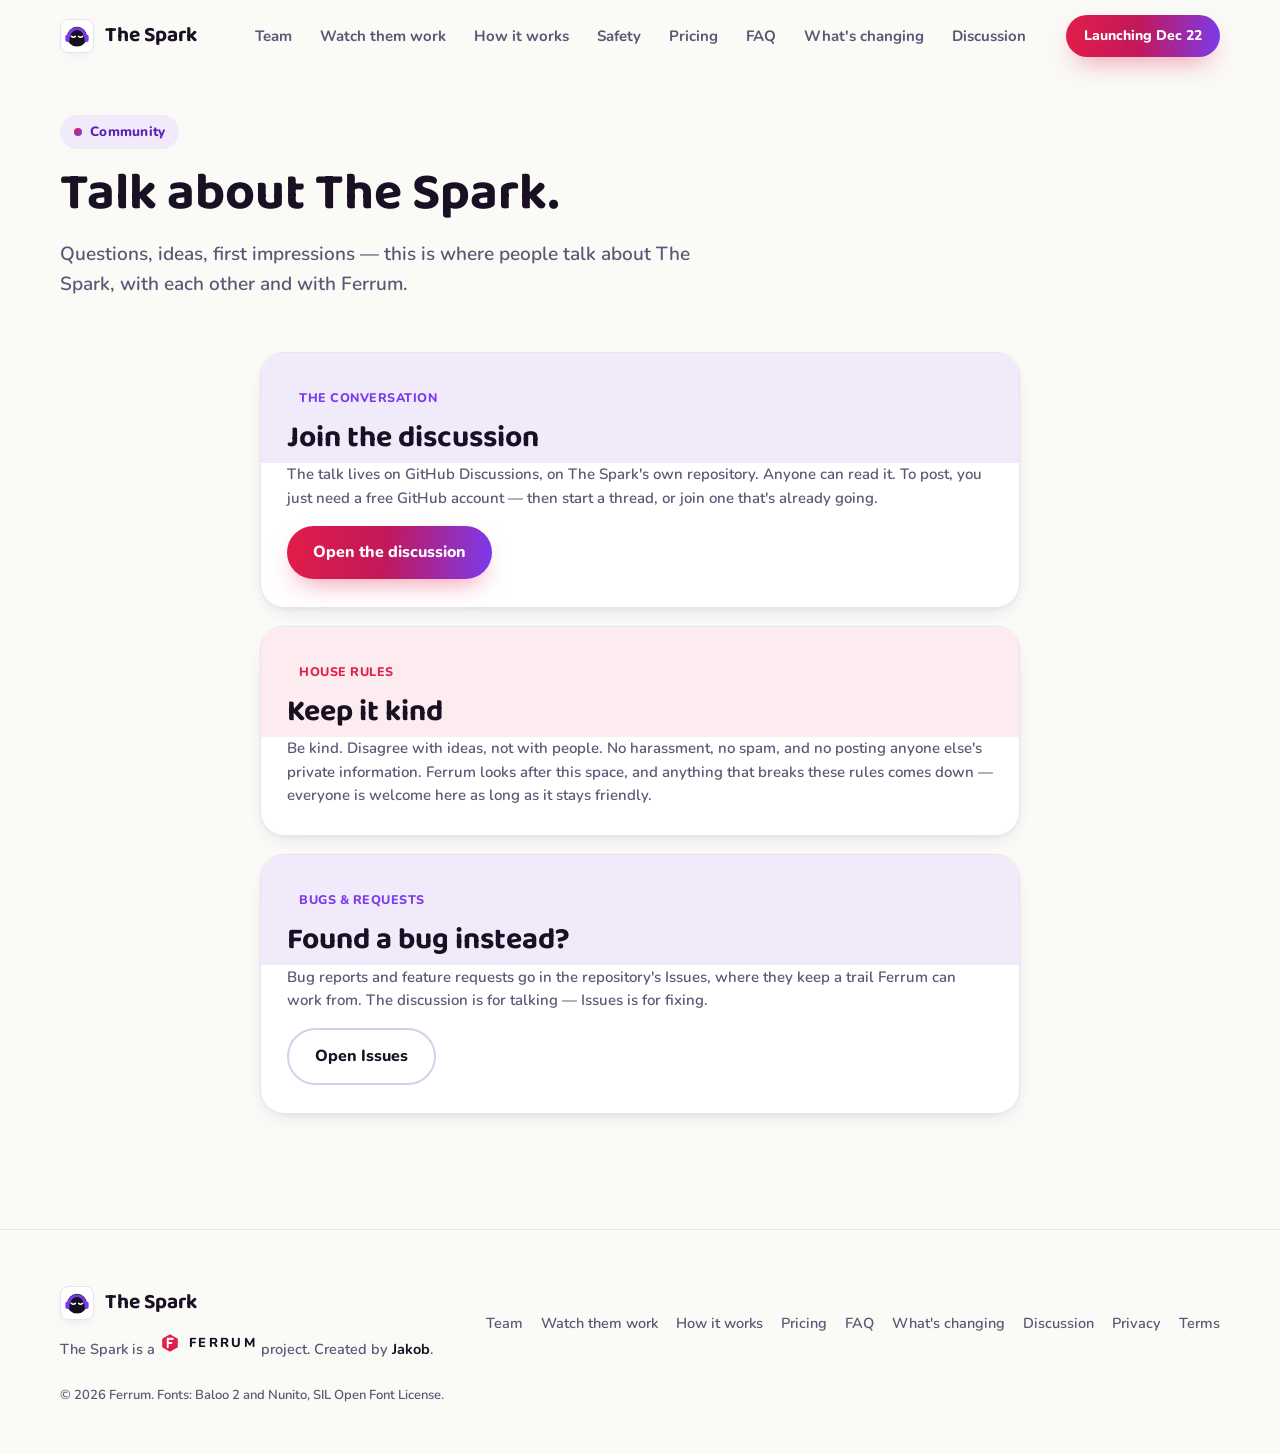
<file: docs/discuss.html>
<!DOCTYPE html>
<html lang="en">
<head>
<meta charset="UTF-8">
<meta name="viewport" content="width=device-width, initial-scale=1.0">
<title>Discussion | The Spark — Ferrum</title>
<meta name="description" content="Talk about The Spark — questions, ideas and first impressions, with each other and with Ferrum. The conversation lives on GitHub Discussions.">
<link rel="icon" href="assets/onyx.svg" type="image/svg+xml">
<link rel="preconnect" href="https://fonts.googleapis.com">
<link rel="preconnect" href="https://fonts.gstatic.com" crossorigin>
<link href="https://fonts.googleapis.com/css2?family=Baloo+2:wght@600;700;800&family=Nunito:ital,wght@0,400;0,600;0,700;0,800;1,400&display=swap" rel="stylesheet">
<link rel="stylesheet" href="css/site.css">
</head>
<body>
<a class="skip" href="#discuss">Skip to content</a>

<header class="nav" id="nav">
  <div class="wrap nav__in">
    <a class="brand" href="index.html" aria-label="The Spark — home"><img class="face face--tile" src="assets/onyx.svg" alt="" width="34" height="34">The Spark</a>
    <button class="nav__menu" id="menu" aria-expanded="false" aria-label="Open menu" aria-controls="navlinks"><span></span><span></span><span></span></button>
    <ul class="nav__links" id="navlinks">
      <li><a href="index.html#team">Team</a></li>
      <li><a href="index.html#app">Watch them work</a></li>
      <li><a href="index.html#how">How it works</a></li>
      <li><a href="index.html#safety">Safety</a></li>
      <li><a href="index.html#pricing">Pricing</a></li>
      <li><a href="index.html#faq">FAQ</a></li>
      <li><a href="changes.html">What's changing</a></li>
      <li><a href="discuss.html">Discussion</a></li>
    </ul>
    <a class="btn btn--primary btn--sm" href="index.html#get">Launching Dec 22</a>
  </div>
</header>

<main>
<section id="discuss" aria-labelledby="discuss-h">
  <div class="wrap">
    <div class="sec-head reveal">
      <span class="kicker">Community</span>
      <h1 id="discuss-h" style="font-size:clamp(34px,5vw,52px)">Talk about The Spark.</h1>
      <p class="lead">Questions, ideas, first impressions — this is where people talk about The Spark, with each other and with Ferrum.</p>
    </div>

    <div class="team" style="grid-template-columns:1fr;max-width:760px;margin:0 auto">
      <article class="tcard reveal" style="--i:0;--tint:#F1EAFB;--accent:#7C3AED">
        <span class="role">The conversation</span>
        <h3>Join the discussion</h3>
        <p>The talk lives on GitHub Discussions, on The Spark's own repository. Anyone can read it. To post, you just need a free GitHub account — then start a thread, or join one that's already going.</p>
        <p style="margin-top:16px"><a class="btn btn--primary" href="https://github.com/ferrumfoundry/the-spark/discussions">Open the discussion</a></p>
      </article>

      <article class="tcard reveal" style="--i:1;--tint:#FDECEF;--accent:#E11D48">
        <span class="role">House rules</span>
        <h3>Keep it kind</h3>
        <p>Be kind. Disagree with ideas, not with people. No harassment, no spam, and no posting anyone else's private information. Ferrum looks after this space, and anything that breaks these rules comes down — everyone is welcome here as long as it stays friendly.</p>
      </article>

      <article class="tcard reveal" style="--i:2;--tint:#F1EAFB;--accent:#7C3AED">
        <span class="role">Bugs &amp; requests</span>
        <h3>Found a bug instead?</h3>
        <p>Bug reports and feature requests go in the repository's Issues, where they keep a trail Ferrum can work from. The discussion is for talking — Issues is for fixing.</p>
        <p style="margin-top:16px"><a class="btn btn--ghost" href="https://github.com/ferrumfoundry/the-spark/issues">Open Issues</a></p>
      </article>
    </div>
  </div>
</section>
</main>

<footer>
  <div class="wrap foot">
    <div><a class="brand" href="index.html"><img class="face face--tile" src="assets/onyx.svg" alt="" width="34" height="34">The Spark</a><p style="margin-top:12px">The Spark is a <span class="ferrum"><svg viewBox="0 0 24 24" fill="none" stroke="currentColor" stroke-width="1.8" stroke-linecap="round" stroke-linejoin="round" aria-hidden="true" focusable="false"><path d="M12 2.5 20.5 7.3v9.4L12 21.5 3.5 16.7V7.3Z" fill="#E11D48" stroke="none"/><path d="M9.5 16.5v-9h5.5M9.5 12h4" stroke="#FAFAF7" stroke-width="2.2"/></svg>FERRUM</span> project. Created by <b>Jakob</b>.</p></div>
    <nav aria-label="Footer"><a href="index.html#team">Team</a><a href="index.html#app">Watch them work</a><a href="index.html#how">How it works</a><a href="index.html#pricing">Pricing</a><a href="index.html#faq">FAQ</a><a href="changes.html">What's changing</a><a href="discuss.html">Discussion</a><a href="https://ferrumfoundry.github.io/foundry/privacy.html">Privacy</a><a href="https://ferrumfoundry.github.io/foundry/privacy.html">Terms</a></nav>
    <p style="width:100%;font-size:13px">© 2026 Ferrum. Fonts: Baloo 2 and Nunito, SIL Open Font License.</p>
  </div>
</footer>
<script src="js/site.js" defer></script>
</body>
</html>
</file>
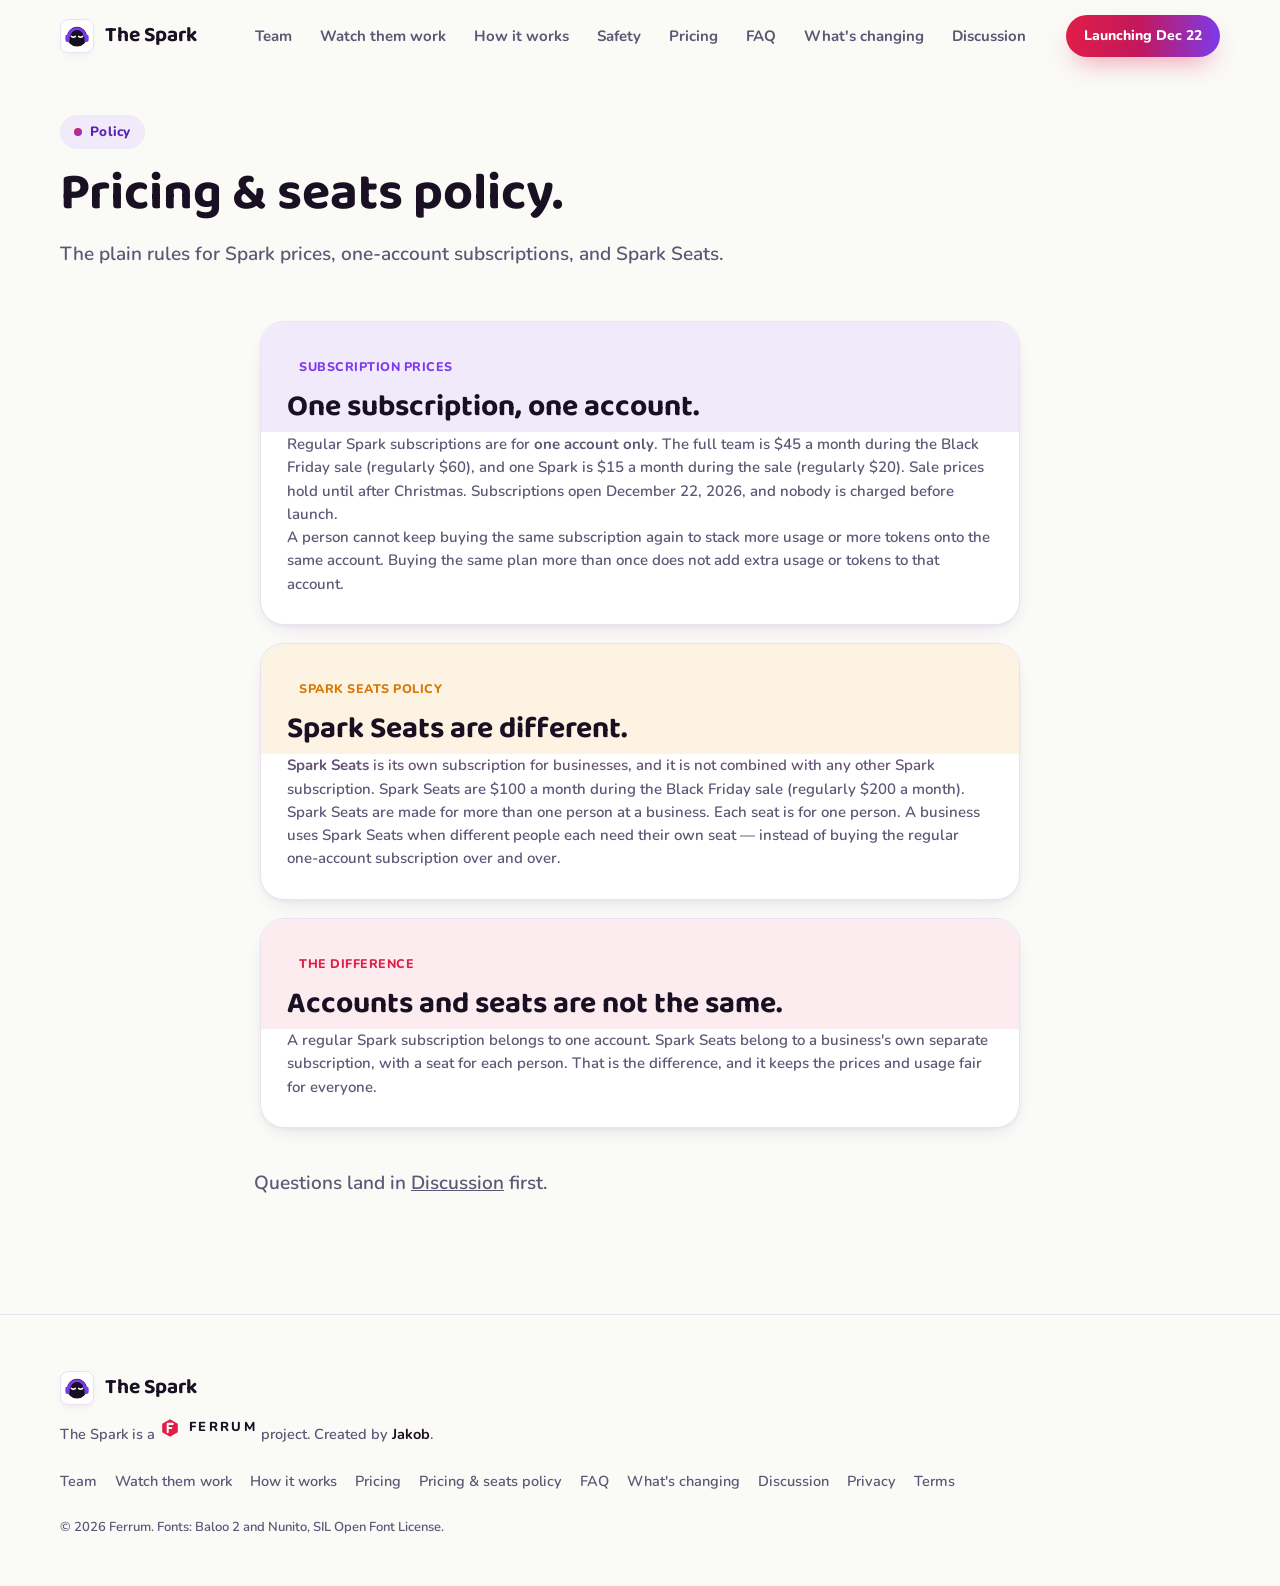
<file: docs/pricing-policy.html>
<!DOCTYPE html>
<html lang="en">
<head>
<meta charset="UTF-8">
<meta name="viewport" content="width=device-width, initial-scale=1.0">
<title>Pricing & Seats Policy | The Spark — Ferrum</title>
<meta name="description" content="The plain rules for Spark subscription prices, one-account subscriptions, and Spark Seats for businesses.">
<link rel="icon" href="assets/onyx.svg" type="image/svg+xml">
<link rel="preconnect" href="https://fonts.googleapis.com">
<link rel="preconnect" href="https://fonts.gstatic.com" crossorigin>
<link href="https://fonts.googleapis.com/css2?family=Baloo+2:wght@600;700;800&family=Nunito:ital,wght@0,400;0,600;0,700;0,800;1,400&display=swap" rel="stylesheet">
<link rel="stylesheet" href="css/site.css">
</head>
<body>
<a class="skip" href="#policy">Skip to content</a>

<header class="nav" id="nav">
  <div class="wrap nav__in">
    <a class="brand" href="index.html" aria-label="The Spark — home"><img class="face face--tile" src="assets/onyx.svg" alt="" width="34" height="34">The Spark</a>
    <button class="nav__menu" id="menu" aria-expanded="false" aria-label="Open menu" aria-controls="navlinks"><span></span><span></span><span></span></button>
    <ul class="nav__links" id="navlinks">
      <li><a href="index.html#team">Team</a></li>
      <li><a href="index.html#app">Watch them work</a></li>
      <li><a href="index.html#how">How it works</a></li>
      <li><a href="index.html#safety">Safety</a></li>
      <li><a href="index.html#pricing">Pricing</a></li>
      <li><a href="index.html#faq">FAQ</a></li>
      <li><a href="changes.html">What's changing</a></li>
      <li><a href="discuss.html">Discussion</a></li>
    </ul>
    <a class="btn btn--primary btn--sm" href="index.html#get">Launching Dec 22</a>
  </div>
</header>

<main>
<section id="policy" aria-labelledby="policy-h">
  <div class="wrap">
    <div class="sec-head reveal">
      <span class="kicker">Policy</span>
      <h1 id="policy-h" style="font-size:clamp(34px,5vw,52px)">Pricing &amp; seats policy.</h1>
      <p class="lead">The plain rules for Spark prices, one-account subscriptions, and Spark Seats.</p>
    </div>

    <div class="team" style="grid-template-columns:1fr;max-width:760px;margin:0 auto">
      <article class="tcard reveal" style="--i:0;--tint:#F1EAFB;--accent:#7C3AED">
        <span class="role">Subscription prices</span>
        <h3>One subscription, one account.</h3>
        <p>Regular Spark subscriptions are for <b>one account only</b>. The full team is $45 a month during the Black Friday sale (regularly $60), and one Spark is $15 a month during the sale (regularly $20). Sale prices hold until after Christmas. Subscriptions open December 22, 2026, and nobody is charged before launch.</p>
        <p>A person cannot keep buying the same subscription again to stack more usage or more tokens onto the same account. Buying the same plan more than once does not add extra usage or tokens to that account.</p>
      </article>

      <article class="tcard reveal" style="--i:1;--tint:#FDF3E3;--accent:#D97706">
        <span class="role">Spark Seats policy</span>
        <h3>Spark Seats are different.</h3>
        <p><b>Spark Seats</b> is its own subscription for businesses, and it is not combined with any other Spark subscription. Spark Seats are $100 a month during the Black Friday sale (regularly $200 a month).</p>
        <p>Spark Seats are made for more than one person at a business. Each seat is for one person. A business uses Spark Seats when different people each need their own seat — instead of buying the regular one-account subscription over and over.</p>
      </article>

      <article class="tcard reveal" style="--i:2;--tint:#FDECEF;--accent:#E11D48">
        <span class="role">The difference</span>
        <h3>Accounts and seats are not the same.</h3>
        <p>A regular Spark subscription belongs to one account. Spark Seats belong to a business's own separate subscription, with a seat for each person. That is the difference, and it keeps the prices and usage fair for everyone.</p>
      </article>
    </div>

    <p class="lead" style="text-align:center;margin-top:40px">Questions land in <a href="discuss.html">Discussion</a> first.</p>
  </div>
</section>
</main>

<footer>
  <div class="wrap foot">
    <div><a class="brand" href="index.html"><img class="face face--tile" src="assets/onyx.svg" alt="" width="34" height="34">The Spark</a><p style="margin-top:12px">The Spark is a <span class="ferrum"><svg viewBox="0 0 24 24" fill="none" stroke="currentColor" stroke-width="1.8" stroke-linecap="round" stroke-linejoin="round" aria-hidden="true" focusable="false"><path d="M12 2.5 20.5 7.3v9.4L12 21.5 3.5 16.7V7.3Z" fill="#E11D48" stroke="none"/><path d="M9.5 16.5v-9h5.5M9.5 12h4" stroke="#FAFAF7" stroke-width="2.2"/></svg>FERRUM</span> project. Created by <b>Jakob</b>.</p></div>
    <nav aria-label="Footer"><a href="index.html#team">Team</a><a href="index.html#app">Watch them work</a><a href="index.html#how">How it works</a><a href="index.html#pricing">Pricing</a><a href="pricing-policy.html">Pricing &amp; seats policy</a><a href="index.html#faq">FAQ</a><a href="changes.html">What's changing</a><a href="discuss.html">Discussion</a><a href="https://ferrumfoundry.github.io/foundry/privacy.html">Privacy</a><a href="https://ferrumfoundry.github.io/foundry/privacy.html">Terms</a></nav>
    <p style="width:100%;font-size:13px">© 2026 Ferrum. Fonts: Baloo 2 and Nunito, SIL Open Font License.</p>
  </div>
</footer>
<script src="js/site.js" defer></script>
</body>
</html>
</file>
<file: docs/css/site.css>
/* The Spark — Ferrum. Light "bright sibling" design system.
   Warm off-white, ink text, spark red → violet reserved for accents,
   buttons and the closing band. Faces-first, friendly, clean.
   Fonts: Baloo 2 (display) + Nunito (body) via Google Fonts, OFL. */
:root{
  --bg:#FAFAF7;
  --bg-warm:#F5F1EA;
  --surface:#FFFFFF;
  --tint-violet:#F1EAFB;
  --tint-rose:#FDECEF;
  --tint-amethyst:#F7EDFD;
  --ink:#1A1023;
  --ink-2:#3D3452;
  --muted:#5F5575;
  --dim:#8A7FA3;
  --line:#E8E2F2;
  --line-2:#D9CFEA;
  --red:#E11D48;--red-dark:#BE123C;
  --violet:#7C3AED;--violet-dark:#5B21B6;
  --amethyst:#C084FC;
  --green:#15924F;--green-bg:#E5F6EC;
  --radius:24px;--radius-sm:16px;
  --display:"Baloo 2",ui-rounded,system-ui,sans-serif;
  --sans:"Nunito",ui-sans-serif,system-ui,-apple-system,"Segoe UI",Roboto,Helvetica,Arial,sans-serif;
  --ease:cubic-bezier(.2,.7,.2,1);
  --shadow:0 18px 44px -20px rgba(90,50,160,.20),0 4px 14px -6px rgba(26,16,35,.08);
  --shadow-sm:0 8px 22px -12px rgba(90,50,160,.22),0 2px 6px -2px rgba(26,16,35,.06);
}
*,*::before,*::after{box-sizing:border-box}
html{scroll-behavior:smooth;scroll-padding-top:88px;-webkit-text-size-adjust:100%}
body{margin:0;background:var(--bg);color:var(--ink);font-family:var(--sans);font-size:17px;line-height:1.6;-webkit-font-smoothing:antialiased;overflow-x:hidden}
img,svg{display:block;max-width:100%}
main{overflow-x:clip}
a{color:inherit}
:focus-visible{outline:3px solid var(--violet);outline-offset:3px;border-radius:8px}
.skip{position:absolute;left:-999px;top:8px;z-index:100;background:var(--red);color:#fff;padding:8px 14px;border-radius:10px;font-weight:800;text-decoration:none}
.skip:focus{left:12px}
.wrap{width:min(1160px,100% - 48px);margin-inline:auto}
h1,h2,h3{font-family:var(--display);line-height:1.12;margin:0;font-weight:700;color:var(--ink)}
h2{font-size:clamp(32px,4.4vw,50px);letter-spacing:-.01em}
h3{font-size:22px}
p{margin:0}
.lead{color:var(--muted);font-size:clamp(17px,1.5vw,19px);max-width:62ch;font-weight:600}
.grad{background:linear-gradient(95deg,var(--red) 10%,var(--violet) 90%);-webkit-background-clip:text;background-clip:text;color:transparent}
section{position:relative;padding:clamp(72px,9vw,118px) 0}
.band{background:var(--bg-warm)}
.sec-head{display:grid;gap:16px;margin-bottom:52px;max-width:720px}
.sec-head--center{margin-inline:auto;text-align:center;justify-items:center}
.kicker{display:inline-flex;align-items:center;gap:8px;width:fit-content;padding:6px 14px;border-radius:999px;background:var(--tint-violet);color:var(--violet-dark);font-weight:800;font-size:13.5px;letter-spacing:.02em}
.kicker::before{content:"";width:8px;height:8px;border-radius:50%;background:linear-gradient(135deg,var(--red),var(--violet))}
.sec-head--center .kicker{margin-inline:auto}
.face{display:block}
.face--tile{background:#fff;border:1px solid var(--line);border-radius:24%;box-shadow:var(--shadow-sm)}

/* ---------- nav ---------- */
.nav{position:fixed;inset:0 0 auto 0;z-index:50;transition:background .3s,border-color .3s,box-shadow .3s;border-bottom:1px solid transparent}
.nav.is-stuck{background:rgba(250,250,247,.86);-webkit-backdrop-filter:blur(14px) saturate(1.3);backdrop-filter:blur(14px) saturate(1.3);border-color:var(--line);box-shadow:0 6px 24px -18px rgba(26,16,35,.25)}
.nav__in{display:flex;align-items:center;gap:28px;height:72px}
.brand{display:flex;align-items:center;gap:11px;text-decoration:none;font-family:var(--display);font-weight:700;font-size:21px;color:var(--ink)}
.brand .face{width:34px;height:34px}
.nav__links{display:flex;gap:4px;margin-left:auto;list-style:none;padding:0;margin-block:0}
.nav__links a{display:block;text-decoration:none;color:var(--muted);font-weight:700;font-size:15px;padding:8px 12px;border-radius:999px;transition:color .2s,background .2s}
.nav__links a:hover{color:var(--ink);background:var(--tint-violet)}
.nav__links a.is-active{color:var(--violet-dark);background:var(--tint-violet)}
.nav__menu{display:none;margin-left:auto;background:#fff;border:1px solid var(--line-2);color:var(--ink);border-radius:12px;width:44px;height:44px;cursor:pointer}
.nav__menu span{display:block;width:18px;height:2px;background:currentColor;margin:4px auto;border-radius:2px;transition:transform .3s,opacity .3s}
.nav.is-open .nav__menu span:nth-child(1){transform:translateY(6px) rotate(45deg)}
.nav.is-open .nav__menu span:nth-child(2){opacity:0}
.nav.is-open .nav__menu span:nth-child(3){transform:translateY(-6px) rotate(-45deg)}

/* ---------- buttons ---------- */
.btn{position:relative;display:inline-flex;align-items:center;gap:10px;padding:14px 26px;border-radius:999px;font-weight:800;font-size:16px;text-decoration:none;cursor:pointer;font-family:inherit;transition:transform .25s var(--ease),box-shadow .25s,background .25s}
.btn svg{width:18px;height:18px;flex:none}
.btn:hover{transform:translateY(-2px)}
.btn--primary{border:0;color:#fff;background:linear-gradient(95deg,var(--red) 0%,#C2185B 48%,var(--violet) 100%);box-shadow:0 12px 26px -10px rgba(225,29,72,.5)}
.btn--primary:hover{box-shadow:0 16px 32px -10px rgba(124,58,237,.55)}
.btn--ghost{border:2px solid var(--line-2);background:#fff;color:var(--ink)}
.btn--ghost:hover{border-color:var(--violet);color:var(--violet-dark)}
.btn--light{border:0;background:#fff;color:var(--ink);box-shadow:0 12px 26px -12px rgba(0,0,0,.45)}
.btn--light:hover{color:var(--violet-dark)}
.btn--sm{padding:10px 18px;font-size:14px}

/* ---------- hero ---------- */
.hero{padding:132px 0 84px;text-align:center;overflow:hidden}
.hero__wash{position:absolute;inset:0;pointer-events:none}
.hero__wash i{position:absolute;border-radius:50%;filter:blur(70px)}
.wash--red{width:520px;height:520px;left:-140px;top:-120px;background:radial-gradient(circle,rgba(225,29,72,.13),transparent 65%)}
.wash--violet{width:560px;height:560px;right:-160px;top:-80px;background:radial-gradient(circle,rgba(124,58,237,.14),transparent 65%)}
.wash--amber{width:420px;height:420px;left:38%;bottom:-260px;background:radial-gradient(circle,rgba(192,132,252,.12),transparent 65%)}
.hero__in{position:relative;display:grid;justify-items:center}
.trio{display:flex;align-items:flex-end;justify-content:center;gap:clamp(10px,3vw,34px);margin-bottom:38px}
.trio__face{margin:0;display:grid;justify-items:center;gap:10px}
.trio__face img{border-radius:50%;animation:bob 5.2s ease-in-out infinite}
.trio__face--lead img{width:clamp(150px,24vw,210px);height:auto;filter:drop-shadow(0 22px 30px rgba(124,58,237,.30))}
.trio__face--side img{width:clamp(104px,17vw,150px);height:auto;animation-delay:-1.7s}
.trio__face--side:last-child img{animation-delay:-3.3s;filter:drop-shadow(0 18px 26px rgba(225,29,72,.26))}
.trio__face--side:first-child img{filter:drop-shadow(0 18px 26px rgba(168,85,247,.28))}
.trio figcaption{font-weight:800;font-size:14px;color:var(--muted)}
@keyframes bob{0%,100%{transform:translateY(0)}50%{transform:translateY(-9px)}}
.hero h1{font-size:clamp(40px,6.2vw,68px);font-weight:800;letter-spacing:-.015em;max-width:16ch}
.hero .lead{margin-top:22px;text-align:center}
.hero__cta{display:flex;gap:14px;flex-wrap:wrap;justify-content:center;margin-top:32px}
.hero__meta{margin-top:22px;color:var(--dim);font-size:14.5px;font-weight:700}

/* ---------- reveal ---------- */
.reveal{opacity:0;transform:translateY(22px);transition:opacity .8s var(--ease),transform .8s var(--ease);transition-delay:calc(var(--i,0) * 80ms)}
.reveal.is-in{opacity:1;transform:none}

/* ---------- team ---------- */
.team{display:grid;grid-template-columns:repeat(3,1fr);gap:18px}
.tcard{position:relative;padding:30px 26px 28px;border-radius:var(--radius);background:var(--surface);border:1px solid var(--line);box-shadow:var(--shadow-sm);transition:transform .35s var(--ease),box-shadow .35s}
.tcard:hover{transform:translateY(-5px);box-shadow:var(--shadow)}
.tcard::before{content:"";position:absolute;inset:0 0 auto 0;height:110px;border-radius:var(--radius) var(--radius) 0 0;background:var(--tint)}
.tcard .face{position:relative;width:104px;height:104px;margin-bottom:18px;filter:drop-shadow(0 12px 18px rgba(26,16,35,.18))}
.bob{animation:bob 5.2s ease-in-out infinite}
.tcard .role{position:relative;display:inline-block;padding:4px 12px;border-radius:999px;background:var(--tint);color:var(--accent);font-weight:800;font-size:12.5px;letter-spacing:.04em;text-transform:uppercase}
.tcard h3{position:relative;font-size:30px;margin:10px 0 8px}
.tcard p{position:relative;color:var(--muted);font-size:15px;font-weight:600;line-height:1.55}
.tcard ul{position:relative;list-style:none;padding:0;margin:18px 0 0;display:grid;gap:8px;font-size:14px;color:var(--muted);font-weight:600}
.tcard li{display:flex;gap:9px}
.tcard li::before{content:"";flex:none;width:7px;height:7px;border-radius:50%;margin-top:8px;background:var(--accent)}

/* ---------- watch them work ---------- */
.devices{position:relative;margin-bottom:8px}
.frame{margin:0;border-radius:22px;background:#fff;padding:10px;border:1px solid var(--line);box-shadow:var(--shadow)}
.frame img{border-radius:14px;width:100%;height:auto}
.phone{position:absolute;right:-1%;bottom:-46px;width:24%;margin:0;border-radius:34px;padding:8px;background:#fff;border:1px solid var(--line);box-shadow:var(--shadow)}
.phone img{border-radius:27px;width:100%;height:auto}
.flist{display:grid;grid-template-columns:repeat(4,1fr);gap:16px;margin-top:84px}
.flist>div{background:var(--surface);border:1px solid var(--line);border-radius:var(--radius-sm);padding:20px;box-shadow:var(--shadow-sm)}
.flist h3{font-size:17.5px;margin-bottom:5px}
.flist p{color:var(--muted);font-size:14.5px;font-weight:600}
.reach{display:grid;grid-template-columns:1fr 1fr;gap:18px;margin-top:22px;align-items:start}
.msg{padding:20px 22px;border-radius:20px;background:var(--surface);border:1px solid var(--line);box-shadow:var(--shadow-sm)}
.msg__h{display:flex;align-items:center;gap:10px;color:var(--dim);font-size:12.5px;font-weight:800;letter-spacing:.06em;text-transform:uppercase;margin-bottom:12px}
.msg__h .face{width:28px;height:28px}
.msg .you{display:block;margin-left:auto;width:fit-content;max-width:88%;background:var(--violet);color:#fff;padding:10px 15px;border-radius:18px 18px 4px 18px;font-size:15px;font-weight:600;margin-bottom:9px}
.msg .bot{display:block;width:fit-content;max-width:92%;background:var(--tint-violet);color:var(--ink-2);padding:10px 15px;border-radius:18px 18px 18px 4px;font-size:15px;font-weight:600}
.msg p{color:var(--ink-2);font-size:15.5px;font-weight:600}
.msg__note{margin-top:12px;color:var(--muted)!important;font-size:14.5px!important}
.wave{display:flex;align-items:center;gap:3px;height:30px;margin:4px 0 12px}
.wave i{width:3.5px;border-radius:3px;background:linear-gradient(var(--red),var(--violet));height:30%;animation:wave 1.1s ease-in-out infinite}
.wave i:nth-child(3n){animation-delay:-.3s}.wave i:nth-child(4n){animation-delay:-.55s}.wave i:nth-child(5n){animation-delay:-.8s}.wave i:nth-child(7n){animation-delay:-.15s}
@keyframes wave{50%{height:100%}}

/* ---------- how it works ---------- */
.steps{list-style:none;margin:0 0 26px;padding:0;display:grid;grid-template-columns:repeat(3,1fr);gap:18px;counter-reset:step}
.step{position:relative;background:var(--surface);border:1px solid var(--line);border-radius:var(--radius);padding:28px 26px;box-shadow:var(--shadow-sm)}
.step__n{display:grid;place-items:center;width:46px;height:46px;border-radius:50%;background:linear-gradient(135deg,var(--red),var(--violet));color:#fff;font-family:var(--display);font-weight:800;font-size:21px;margin-bottom:18px;box-shadow:0 8px 18px -6px rgba(225,29,72,.55)}
.step h3{font-size:23px;margin-bottom:8px}
.step p{color:var(--muted);font-size:15.5px;font-weight:600}
.record{background:var(--surface);border:1px solid var(--line);border-radius:var(--radius);box-shadow:var(--shadow);overflow:hidden}
.record__bar{display:flex;align-items:center;gap:12px;padding:16px 22px;border-bottom:1px solid var(--line);background:var(--tint-violet)}
.record__bar b{font-family:var(--display);font-size:18px}
.record__sample{padding:3px 11px;border-radius:999px;background:#fff;border:1px solid var(--line-2);color:var(--violet-dark);font-size:12.5px;font-weight:800;letter-spacing:.03em;text-transform:uppercase}
.record__count{margin-left:auto;color:var(--muted);font-size:13.5px;font-weight:800}
.log{list-style:none;margin:0;padding:14px 12px 18px;display:grid;gap:4px}
.log li{display:flex;align-items:center;gap:12px;padding:10px 12px;border-radius:14px;opacity:0;transform:translateY(8px);transition:opacity .45s var(--ease),transform .45s var(--ease),background .4s}
.log li.is-in{opacity:1;transform:none}
.log li.is-now{background:var(--tint-violet)}
.log .face{width:34px;height:34px;flex:none}
.log .t{flex:1;min-width:0;font-size:15px;font-weight:700;line-height:1.35}
.log .t small{display:block;color:var(--dim);font-size:12.5px;font-weight:700}
.log time{font-size:12px;color:var(--dim);font-weight:800}
.log .ok{width:20px;height:20px;flex:none;color:var(--green)}
.log .approve-li{display:block;padding:2px 6px}
.approve{padding:18px;border-radius:18px;border:2px solid #F6C3CF;background:var(--tint-rose)}
.approve__h{display:flex;align-items:center;gap:10px;font-size:15.5px}
.approve__h .face{width:30px;height:30px}
.approve .row{display:flex;gap:9px;margin-top:14px}
.approve .row span{flex:1;text-align:center;padding:9px 0;border-radius:12px;font-weight:800;font-size:14.5px;background:#fff;border:1px solid var(--line-2);color:var(--ink-2)}
.approve .row .do{background:var(--violet);border-color:var(--violet);color:#fff}
.approve.is-done .row .dont{background:var(--green);border-color:var(--green);color:#fff}
.approve .row .dont{transition:background .4s,border-color .4s,color .4s}
.approve__note{margin-top:12px;color:var(--muted);font-size:13.5px;font-weight:600}
.approve__note b{color:var(--ink)}

/* ---------- safety ---------- */
.sgrid{display:grid;grid-template-columns:repeat(3,1fr);gap:18px}
.scard{padding:26px;border-radius:var(--radius);background:var(--surface);border:1px solid var(--line);box-shadow:var(--shadow-sm);transition:transform .35s var(--ease),box-shadow .35s}
.scard:hover{transform:translateY(-4px);box-shadow:var(--shadow)}
.scard .ic{width:44px;height:44px;border-radius:14px;display:grid;place-items:center;margin-bottom:16px;background:var(--tint-rose);color:var(--red-dark)}
.scard:nth-child(even) .ic{background:var(--tint-violet);color:var(--violet-dark)}
.scard .ic svg{width:23px;height:23px}
.scard h3{font-size:19.5px;margin-bottom:7px}
.scard p{color:var(--muted);font-size:15px;font-weight:600}

/* ---------- pricing ---------- */
.price-grid{display:grid;grid-template-columns:1fr 1fr;gap:18px}
.plat{position:relative;padding:30px;border-radius:26px;background:var(--surface);border:1px solid var(--line);box-shadow:var(--shadow-sm);display:flex;flex-direction:column;gap:18px;transition:transform .35s var(--ease),box-shadow .35s}
.plat:hover{transform:translateY(-4px);box-shadow:var(--shadow)}
.plat--team{border:2px solid transparent;background:linear-gradient(var(--surface),var(--surface)) padding-box,linear-gradient(120deg,var(--red),var(--violet)) border-box}
.plat__tag{position:absolute;top:-14px;left:26px;padding:4px 13px;border-radius:999px;background:linear-gradient(95deg,var(--red),var(--violet));color:#fff;font-size:12.5px;font-weight:800;letter-spacing:.03em;text-transform:uppercase}
.plat__h{display:flex;align-items:center;gap:14px}
.plat__h .faces{display:flex}
.plat__h .faces .face{width:46px;height:46px}
.plat__h .faces .face + .face{margin-left:-13px}
.plat__h h3{font-size:22px}
.plat__h small{color:var(--dim);font-size:14px;font-weight:700}
.plat .price{font-family:var(--display);font-size:clamp(42px,4.6vw,56px);font-weight:800;letter-spacing:-.01em;line-height:1;color:var(--ink)}
.plat .price small{font-family:var(--sans);font-size:17px;color:var(--muted);font-weight:700}
.plat ul{margin:0;padding:0;list-style:none;display:grid;gap:11px}
.plat li{display:flex;gap:12px;color:var(--muted);font-size:15.5px;font-weight:600;align-items:flex-start}
.plat li svg{flex:none;width:20px;height:20px;margin-top:2px;color:var(--red)}
.plat--team li svg{color:var(--violet)}
.price-note{margin-top:24px;color:var(--muted);font-size:15.5px;font-weight:600;max-width:80ch}
.price-note b{color:var(--ink)}

/* ---------- faq ---------- */
.faq{max-width:860px;margin-inline:auto}
.faq details{border-bottom:1px solid var(--line-2)}
.faq summary{list-style:none;cursor:pointer;display:flex;justify-content:space-between;align-items:center;gap:20px;padding:24px 4px;font-family:var(--display);font-weight:700;font-size:20px;color:var(--ink)}
.faq summary::-webkit-details-marker{display:none}
.faq summary i{position:relative;flex:none;width:30px;height:30px;border-radius:50%;background:#fff;border:1px solid var(--line-2);transition:transform .4s var(--ease),background .3s}
.faq summary i::before,.faq summary i::after{content:"";position:absolute;left:50%;top:50%;width:11px;height:2px;margin:-1px 0 0 -5.5px;background:var(--violet-dark);border-radius:2px}
.faq summary i::after{transform:rotate(90deg);transition:transform .4s var(--ease)}
.faq details[open] summary i{background:var(--tint-violet);transform:rotate(180deg)}
.faq details[open] summary i::after{transform:rotate(0)}
.faq .ans{display:grid;grid-template-rows:0fr;transition:grid-template-rows .45s var(--ease)}
.faq details[open] .ans{grid-template-rows:1fr}
.faq .ans>div{overflow:hidden}
.faq .ans p{color:var(--muted);font-weight:600;padding:0 4px 24px;max-width:70ch}

/* ---------- closing band ---------- */
.closing{position:relative;overflow:hidden;border-radius:34px;padding:clamp(40px,6vw,72px);color:#fff;background:linear-gradient(120deg,var(--red) 0%,#C2185B 45%,var(--violet) 100%);box-shadow:0 30px 60px -28px rgba(190,18,60,.55)}
.closing::after{content:"";position:absolute;inset:auto -10% -55% auto;width:480px;height:480px;border-radius:50%;background:radial-gradient(circle,rgba(255,255,255,.22),transparent 65%);pointer-events:none}
.closing__head{display:flex;align-items:center;gap:26px;margin-bottom:8px}
.closing__head .face{width:96px;height:96px;animation:bob 6s ease-in-out infinite;filter:drop-shadow(0 16px 26px rgba(0,0,0,.35))}
.closing h2{color:#fff}
.closing .lead{color:rgba(255,255,255,.88)}
.closing__cta{margin-top:32px;display:flex;gap:14px;flex-wrap:wrap;align-items:center}
.closing__note{margin-top:28px;color:rgba(255,255,255,.85);font-size:15px;font-weight:600;max-width:80ch}
.closing__note b{color:#fff}
.notice{margin-top:18px;display:inline-flex;gap:10px;align-items:flex-start;padding:12px 16px;border-radius:14px;background:rgba(255,255,255,.14);border:1px solid rgba(255,255,255,.35);color:#fff;font-size:14px;font-weight:600}
.notice svg{width:18px;height:18px;flex:none;margin-top:1px}

/* ---------- footer ---------- */
footer{padding:56px 0 48px;border-top:1px solid var(--line);color:var(--muted);font-size:14.5px;font-weight:600}
.foot{display:flex;flex-wrap:wrap;gap:24px;align-items:center;justify-content:space-between}
.foot nav{display:flex;gap:18px;flex-wrap:wrap}
.foot nav a{text-decoration:none;color:var(--muted)}
.foot nav a:hover{color:var(--ink)}
.foot b{color:var(--ink)}
.ferrum{display:inline-flex;align-items:center;gap:8px;font-weight:800;letter-spacing:.18em;font-size:13px;color:var(--ink)}
.ferrum svg{width:22px;height:22px}

/* ---------- responsive ---------- */
@media (max-width:920px){
  .nav__links{position:fixed;inset:72px 0 auto 0;flex-direction:column;padding:12px 20px 20px;background:rgba(250,250,247,.97);-webkit-backdrop-filter:blur(16px);backdrop-filter:blur(16px);border-bottom:1px solid var(--line);box-shadow:0 24px 34px -24px rgba(26,16,35,.3);transform:translateY(-12px);opacity:0;pointer-events:none;transition:opacity .25s,transform .25s}
  .nav.is-open .nav__links{opacity:1;transform:none;pointer-events:auto}
  .nav__links a{padding:13px 12px;font-size:17px}
  .nav__menu{display:block}
  .nav .btn--sm{display:none}
  .team,.sgrid{grid-template-columns:1fr 1fr}
  .flist{grid-template-columns:1fr 1fr}
  .steps{grid-template-columns:1fr}
  .phone{width:27%;bottom:-34px}
}
@media (max-width:600px){
  body{font-size:16px}
  .wrap{width:calc(100% - 36px)}
  .hero{padding-top:112px}
  .hero__cta .btn{flex:1 1 100%;justify-content:center}
  .team,.sgrid,.flist,.price-grid,.reach{grid-template-columns:1fr}
  .flist{margin-top:64px}
  .phone{width:32%;right:0;bottom:-26px}
  .closing__head{flex-direction:column;align-items:flex-start}
  .trio{gap:8px}
  .trio figcaption{font-size:12px}
}
@media (prefers-reduced-motion:reduce){
  html{scroll-behavior:auto}
  *,*::before,*::after{animation:none!important;transition:none!important}
  .reveal,.log li{opacity:1!important;transform:none!important}
}

/* ===== Limited-time offer (pricing) ===== */
.offer{max-width:640px;margin:26px auto 0;background:var(--surface);border:1px solid var(--line);border-radius:26px;box-shadow:var(--shadow);padding:26px 26px 28px}
.offer-count{display:flex;justify-content:center;gap:6px;background:var(--bg-warm);border:1px solid var(--line);border-radius:16px;padding:10px 14px;margin:0 auto 20px;width:fit-content}
.offer-cell{display:flex;flex-direction:column;align-items:center;min-width:52px}
.offer-cell b{font-family:var(--display);font-size:26px;font-weight:800;line-height:1;color:var(--ink)}
.offer-cell small{font-size:9px;font-weight:800;letter-spacing:1.4px;color:var(--dim);margin-top:3px}
.offer-cell+.offer-cell{border-left:1px solid var(--line-2);padding-left:6px}
.offer-tabs{display:grid;grid-template-columns:1fr 1fr 1fr;gap:4px;background:var(--bg-warm);border:1px solid var(--line);border-radius:999px;padding:4px;margin-bottom:22px}
.offer-tab{border:0;background:transparent;border-radius:999px;padding:10px 6px;font-family:var(--display);font-weight:700;font-size:15px;color:var(--muted);cursor:pointer;transition:background .25s var(--ease),color .25s}
.offer-tab.is-on{background:var(--ink);color:#fff}
.offer-panel .plat__h{margin-bottom:14px}
.offer-benefits{list-style:none;margin:0 0 20px;padding:0;display:flex;flex-direction:column;gap:10px}
.offer-benefits li{display:flex;gap:10px;align-items:flex-start;font-weight:700;color:var(--ink-2)}
.offer-benefits li svg{width:20px;height:20px;flex:none;color:var(--violet);margin-top:3px}
.offer-box{border:2px solid var(--violet);background:var(--tint-violet);border-radius:18px;padding:16px 18px}
.offer-price{font-family:var(--display);font-size:40px;font-weight:800;line-height:1;color:var(--ink);margin:0}
.offer-per{margin:6px 0 2px;font-weight:700;color:var(--muted)}
.offer-then{margin:0;font-weight:800;color:var(--red-dark)}
.offer-renew{text-align:center;color:var(--muted);font-weight:700;margin:14px 0 16px}
.offer-claim{display:block;text-align:center;background:var(--ink);color:#fff;font-family:var(--display);font-weight:700;font-size:19px;text-decoration:none;border-radius:999px;padding:15px 20px;transition:transform .25s var(--ease),background .25s}
.offer-claim:hover{background:var(--violet-dark);transform:translateY(-1px)}
@media(max-width:560px){.offer{padding:20px 16px 22px}.offer-cell{min-width:44px}.offer-cell b{font-size:22px}.offer-tab{font-size:13px}}
</file>
